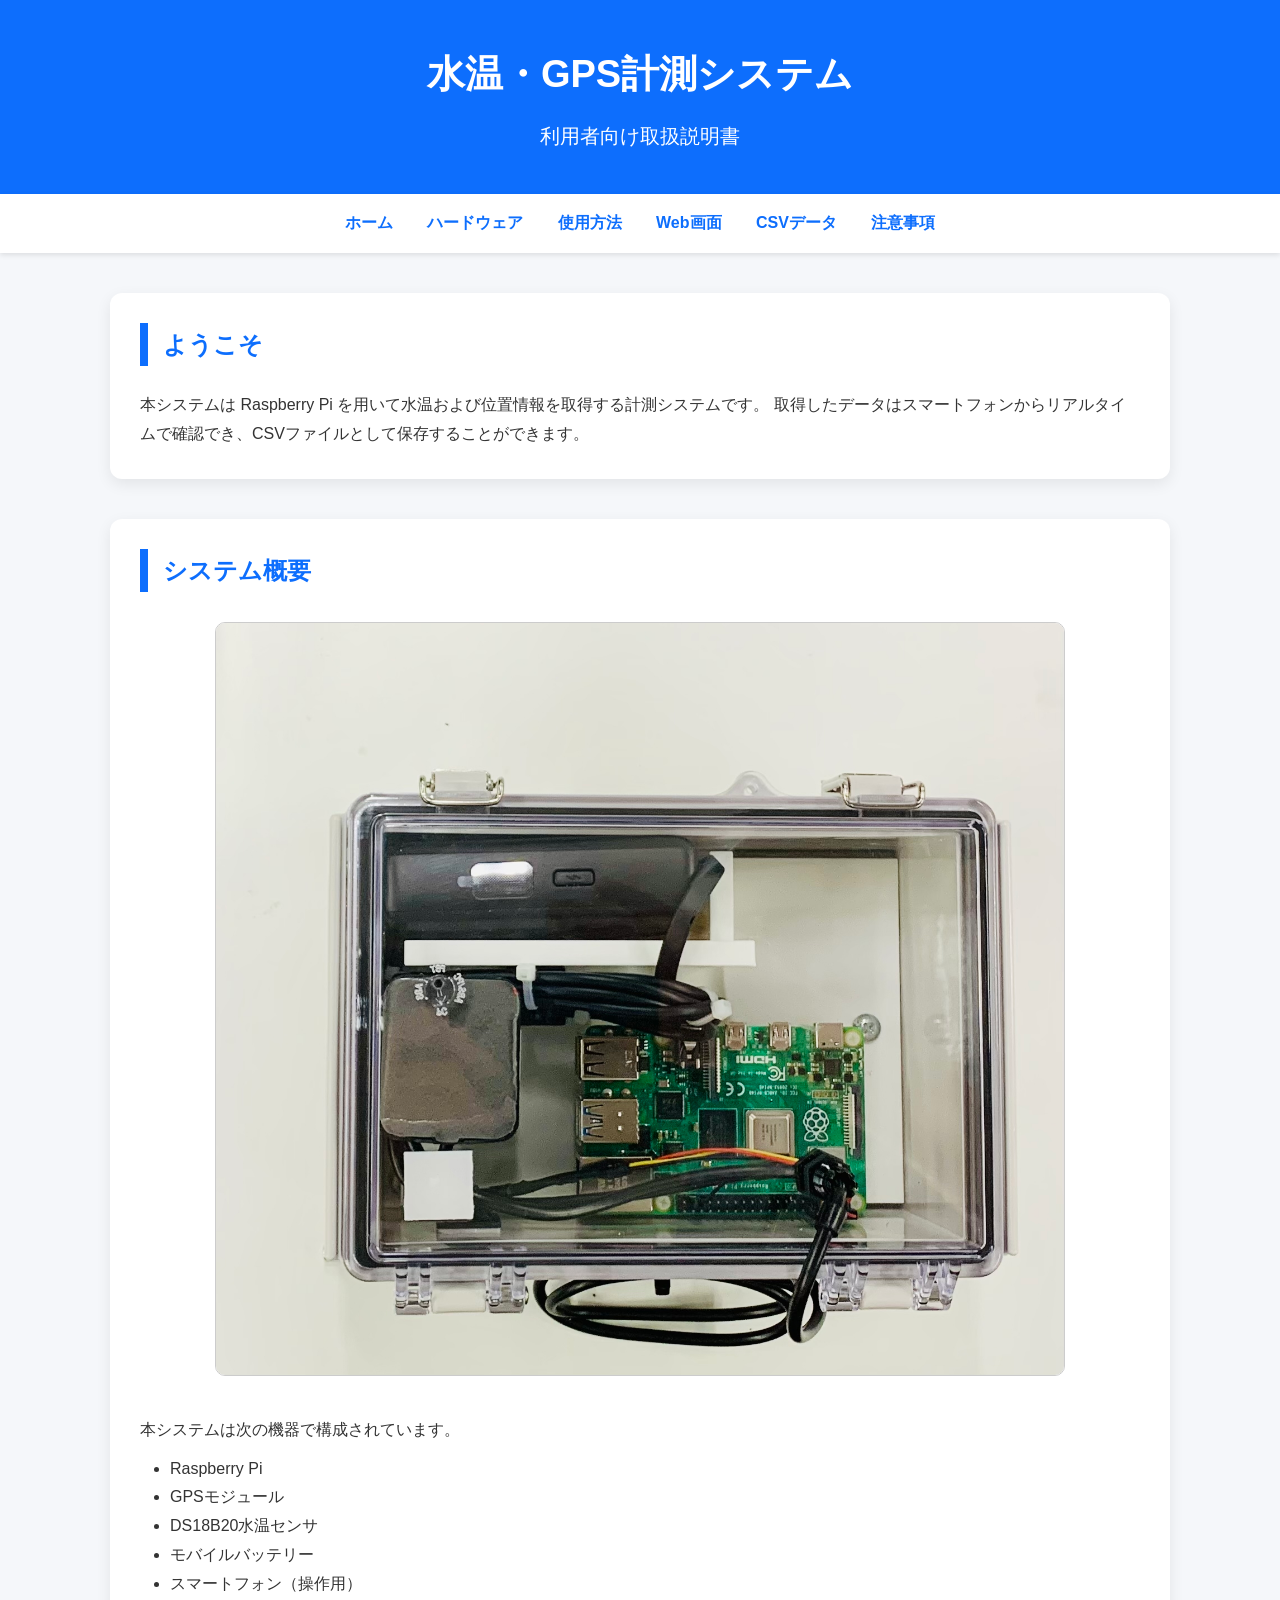
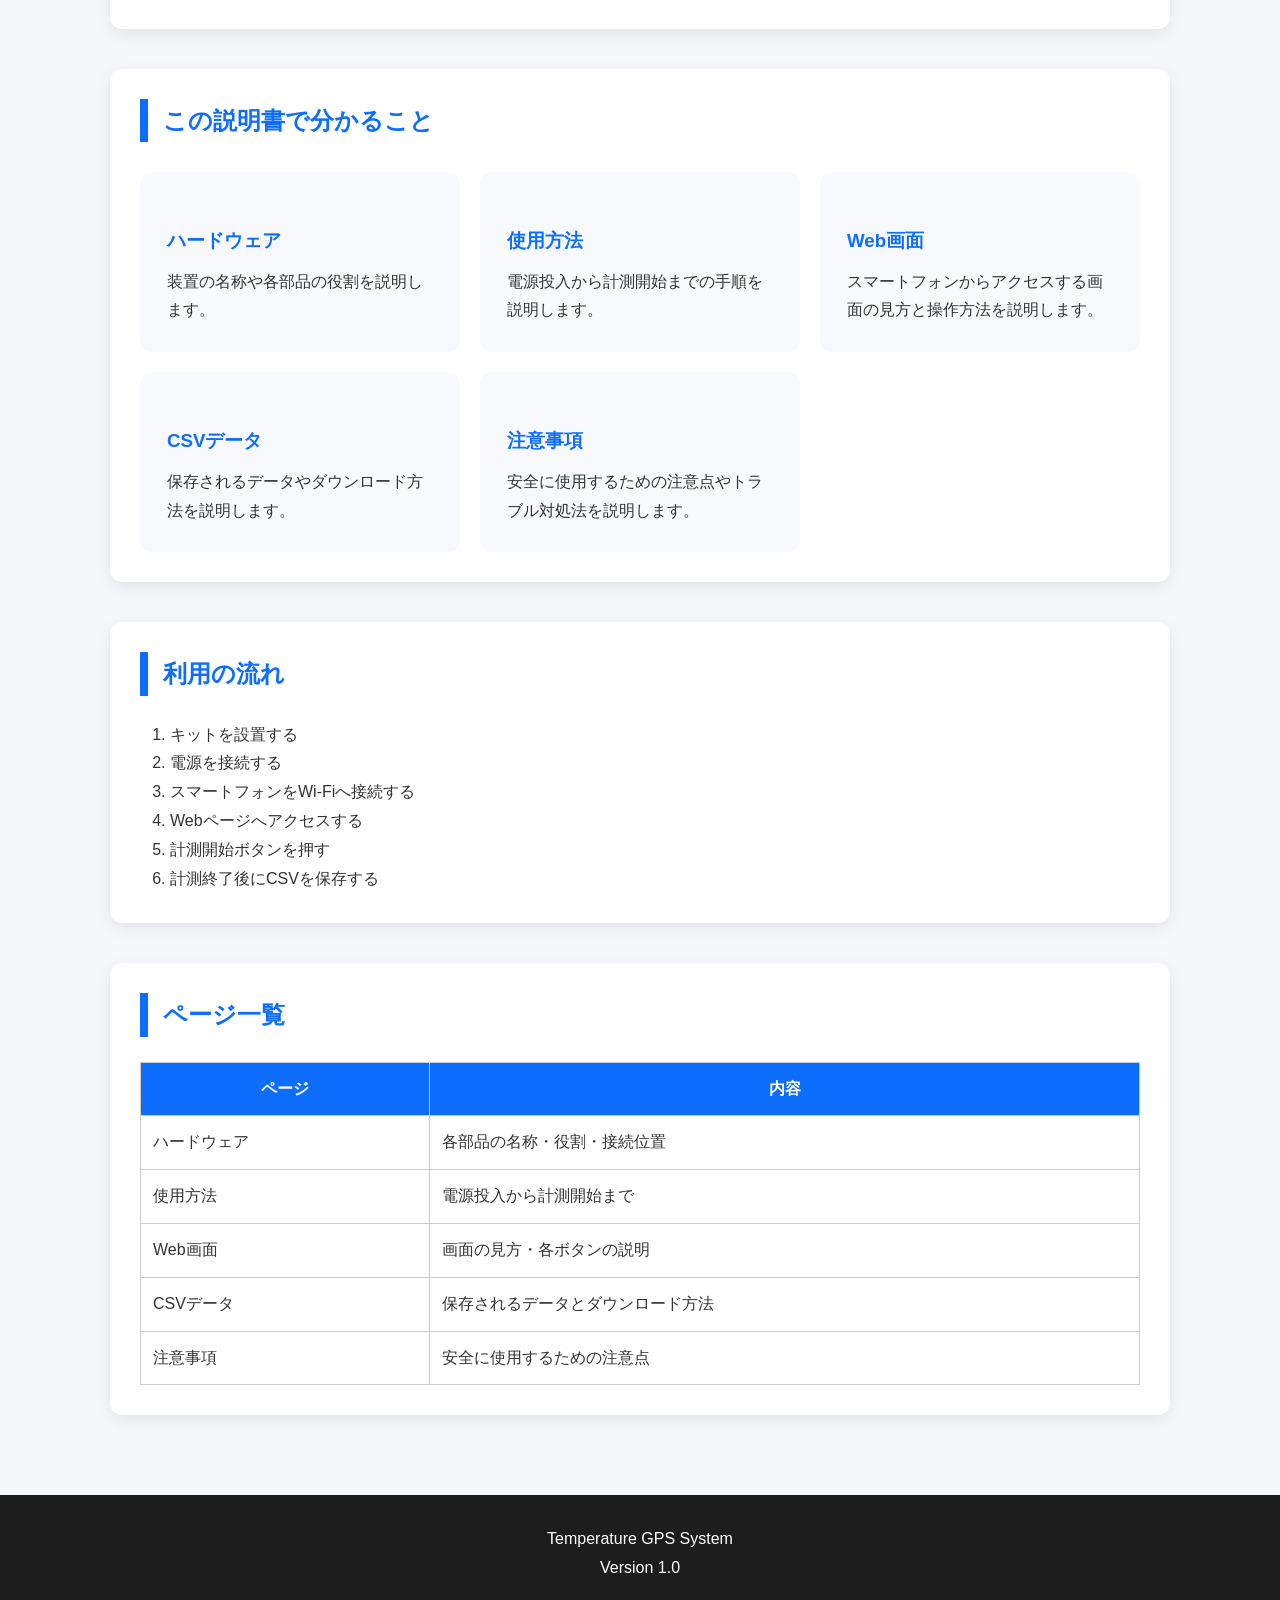
<file: docs/index.html>
<!DOCTYPE html>
<html lang="ja">

<head>

<meta charset="UTF-8">
<meta name="viewport" content="width=device-width, initial-scale=1.0">

<title>水温・GPS計測システム 取扱説明書</title>

<link rel="stylesheet" href="style.css">

</head>

<body>

<header>

<h1>水温・GPS計測システム</h1>

<p>利用者向け取扱説明書</p>

</header>


<nav>

<button class="menu-toggle">☰ メニュー</button>

<div class="nav-links">

<a href="index.html">ホーム</a>
<a href="hardware.html">ハードウェア</a>
<a href="operation.html">使用方法</a>
<a href="web.html">Web画面</a>
<a href="csv.html">CSVデータ</a>
<a href="caution.html">注意事項</a>

</div>

</nav>


<main>

<section>

<h2>ようこそ</h2>

<p>

本システムは Raspberry Pi を用いて水温および位置情報を取得する計測システムです。

取得したデータはスマートフォンからリアルタイムで確認でき、CSVファイルとして保存することができます。

</p>

</section>


<section>

<h2>システム概要</h2>

<figure>

<img src="images/system.jpg" alt="システム全体">

<figcaption>

<!--図1　システム全体-->

</figcaption>

</figure>

<p>

本システムは次の機器で構成されています。

</p>

<ul>

<li>Raspberry Pi</li>

<li>GPSモジュール</li>

<li>DS18B20水温センサ</li>

<li>モバイルバッテリー</li>

<li>スマートフォン（操作用）</li>

</ul>

</section>


<section>

<h2>この説明書で分かること</h2>

<div class="menu-grid">

<a class="menu-card" href="hardware.html">

<h3>ハードウェア</h3>

<p>

装置の名称や各部品の役割を説明します。

</p>

</a>


<a class="menu-card" href="operation.html">

<h3>使用方法</h3>

<p>

電源投入から計測開始までの手順を説明します。

</p>

</a>


<a class="menu-card" href="web.html">

<h3>Web画面</h3>

<p>

スマートフォンからアクセスする画面の見方と操作方法を説明します。

</p>

</a>


<a class="menu-card" href="csv.html">

<h3>CSVデータ</h3>

<p>

保存されるデータやダウンロード方法を説明します。

</p>

</a>


<a class="menu-card" href="caution.html">

<h3>注意事項</h3>

<p>

安全に使用するための注意点やトラブル対処法を説明します。

</p>

</a>

</div>

</section>


<section>

<h2>利用の流れ</h2>

<ol>

<li>キットを設置する</li>

<li>電源を接続する</li>

<li>スマートフォンをWi-Fiへ接続する</li>

<li>Webページへアクセスする</li>

<li>計測開始ボタンを押す</li>

<li>計測終了後にCSVを保存する</li>

</ol>

</section>


<section>

<h2>ページ一覧</h2>

<table>

<tr>

<th>ページ</th>

<th>内容</th>

</tr>

<tr>

<td>ハードウェア</td>

<td>各部品の名称・役割・接続位置</td>

</tr>

<tr>

<td>使用方法</td>

<td>電源投入から計測開始まで</td>

</tr>

<tr>

<td>Web画面</td>

<td>画面の見方・各ボタンの説明</td>

</tr>

<tr>

<td>CSVデータ</td>

<td>保存されるデータとダウンロード方法</td>

</tr>

<tr>

<td>注意事項</td>

<td>安全に使用するための注意点</td>

</tr>

</table>

</section>

</main>


<footer>

<p>

Temperature GPS System

</p>

<p>

Version 1.0

</p>

</footer>
<script src="menu.js"></script>
</body>

</html>
</file>
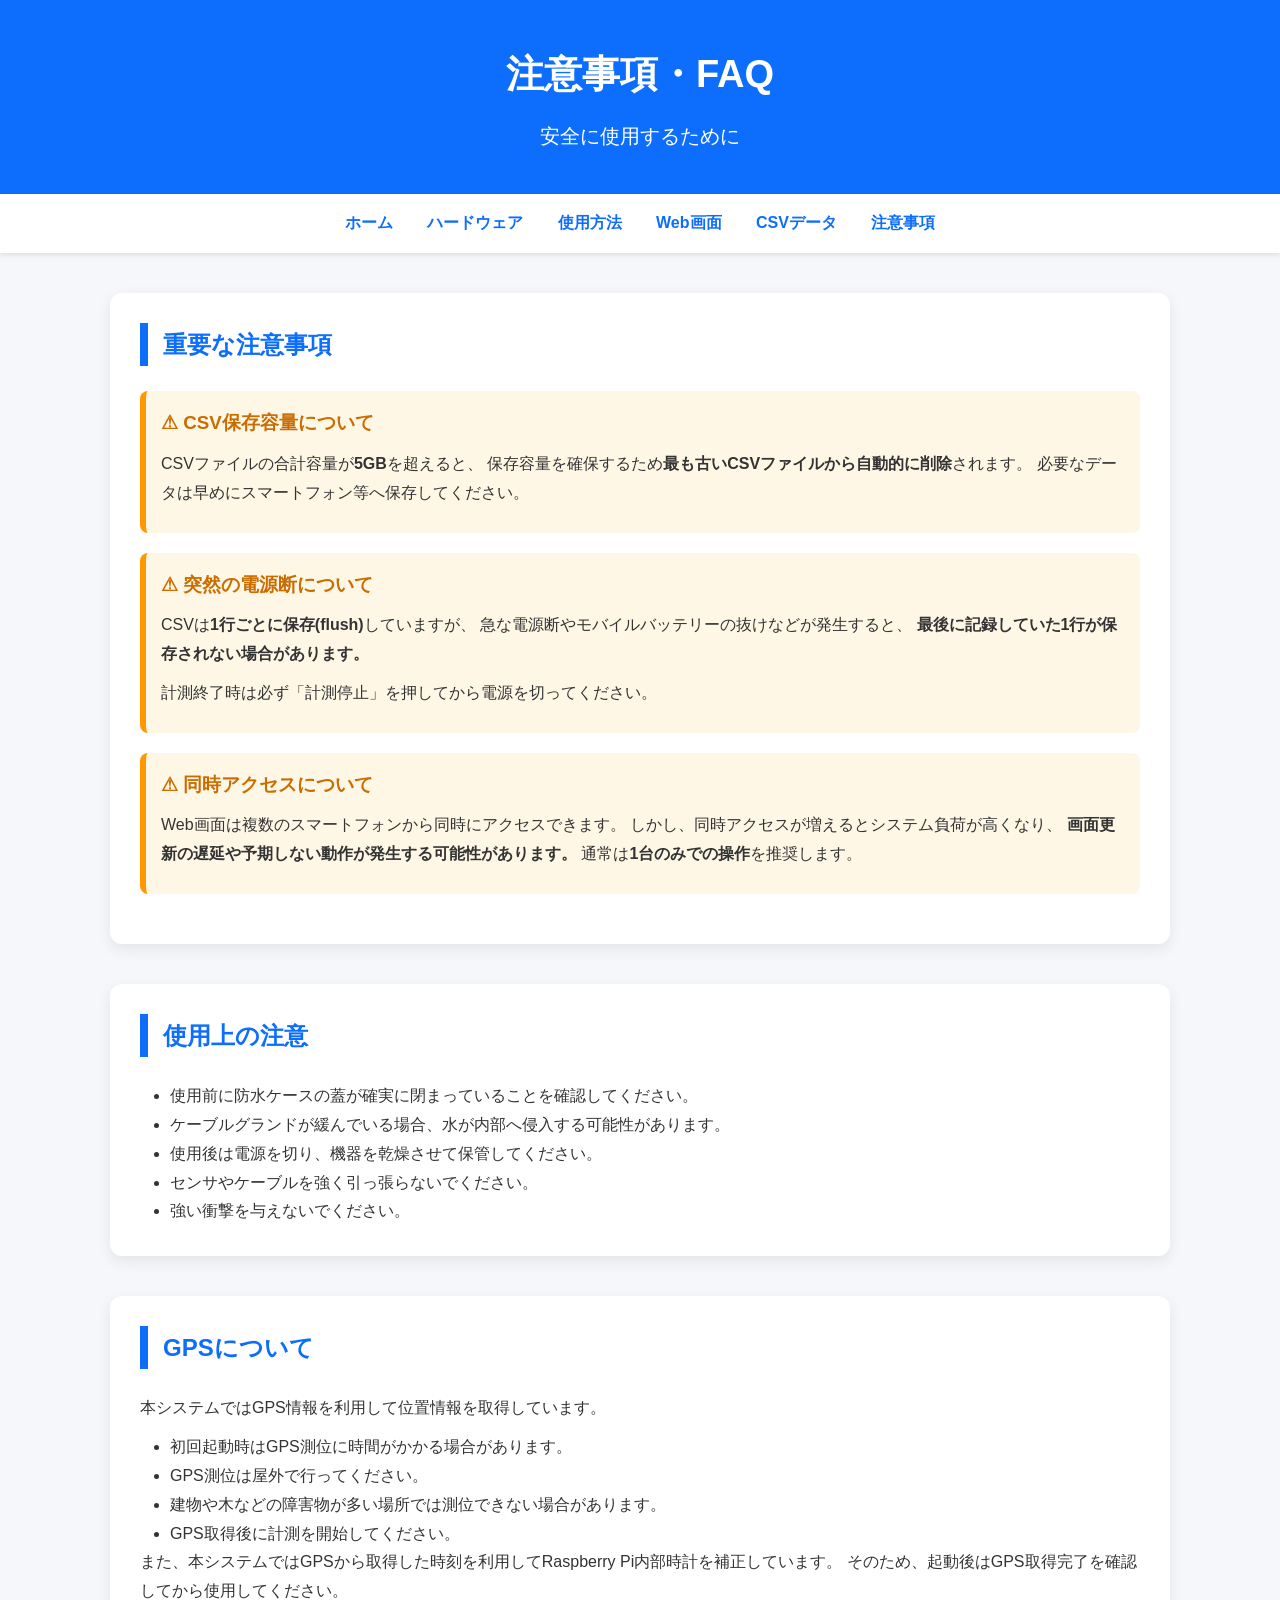
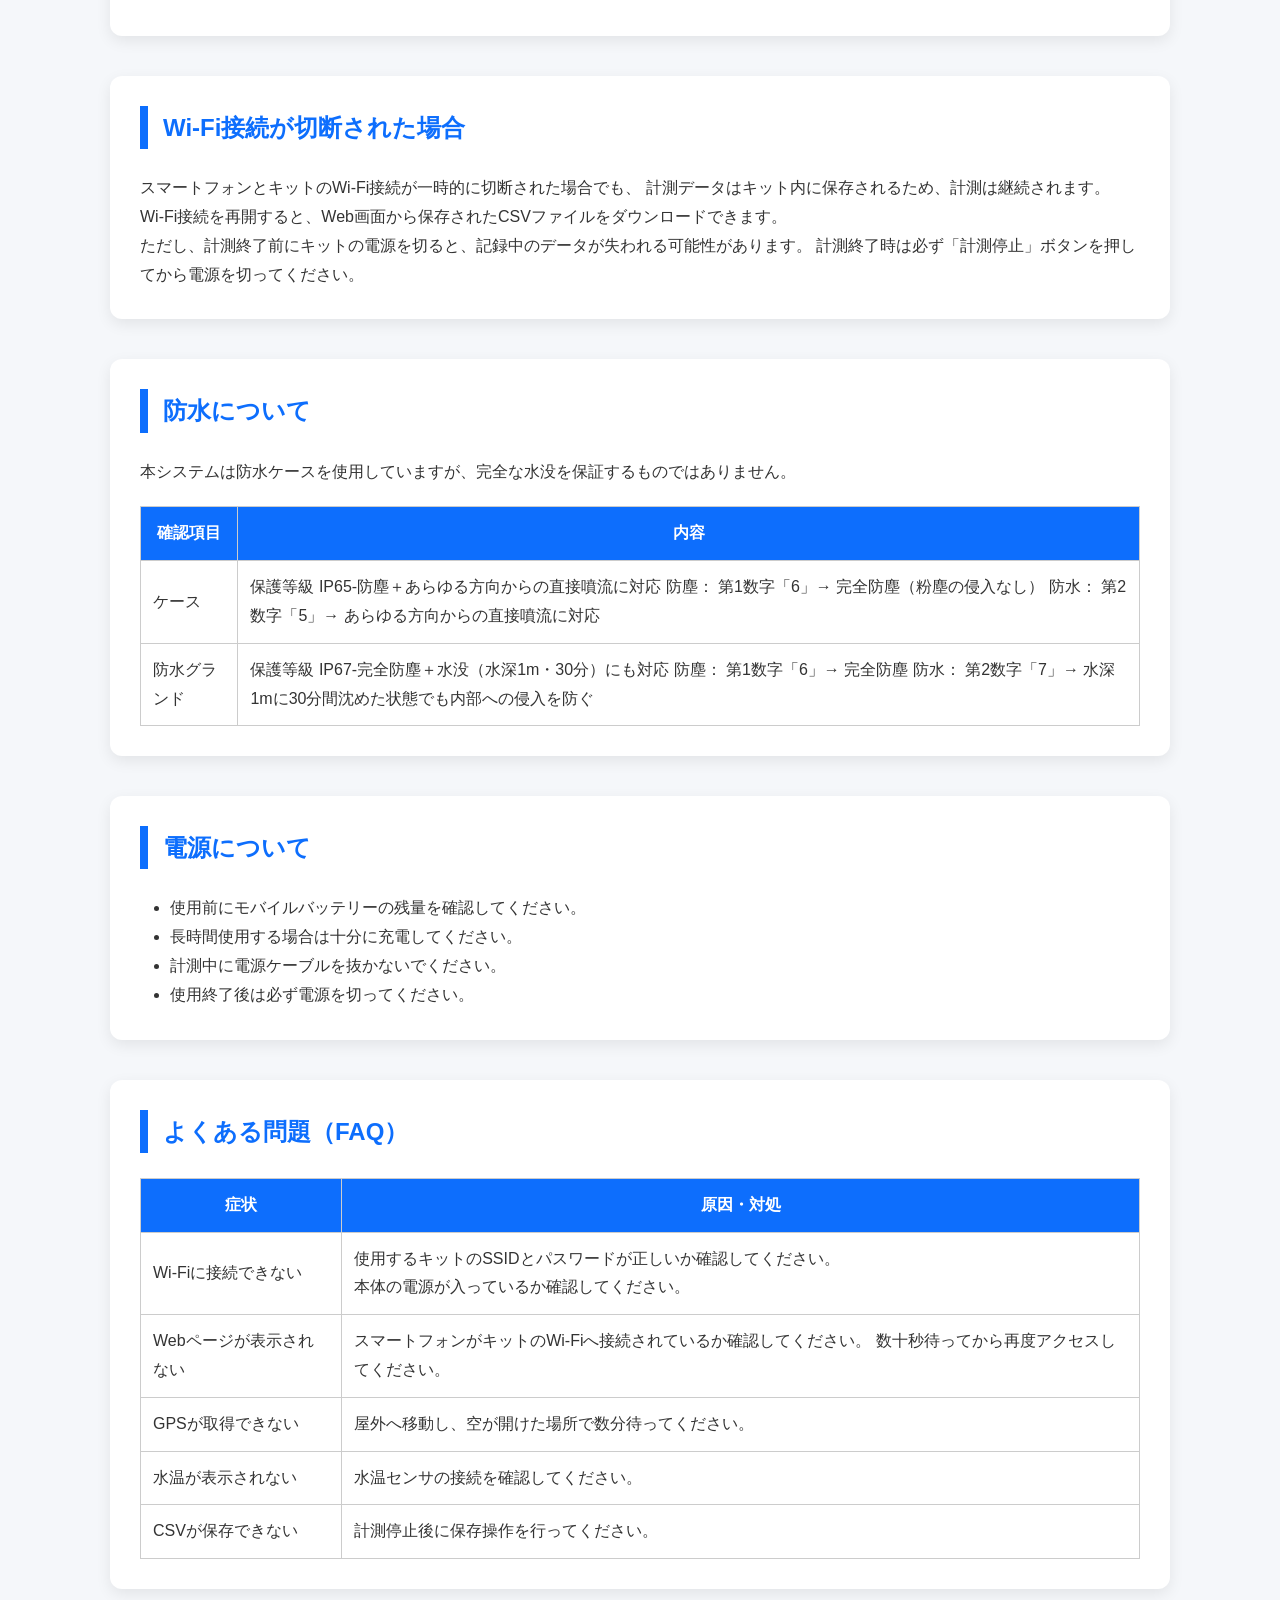
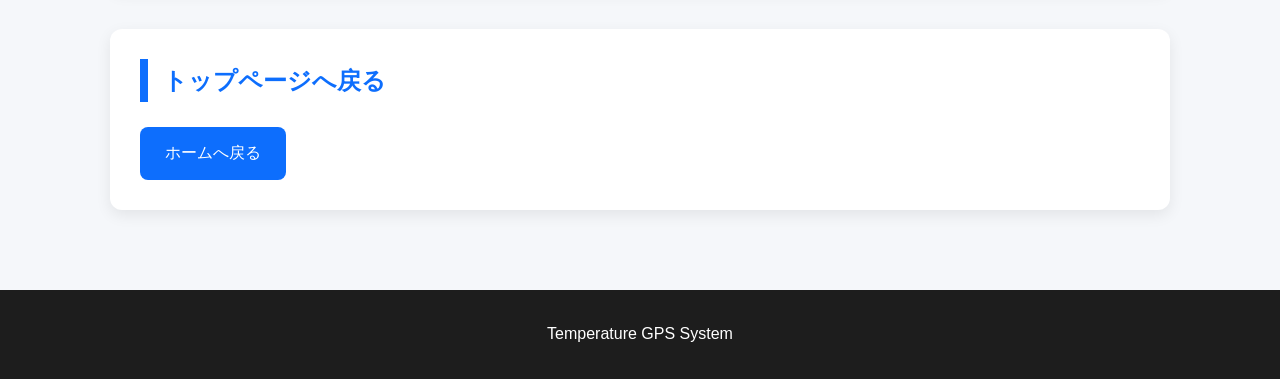
<file: docs/caution.html>
<!DOCTYPE html>
<html lang="ja">

<head>

<meta charset="UTF-8">
<meta name="viewport" content="width=device-width, initial-scale=1.0">

<title>注意事項 | 水温・GPS計測システム</title>

<link rel="stylesheet" href="style.css">

</head>


<body>


<header>

<h1>
注意事項・FAQ
</h1>

<p>
安全に使用するために
</p>

</header>



<nav>

<button class="menu-toggle">☰ メニュー</button>

<div class="nav-links">

<a href="index.html">ホーム</a>
<a href="hardware.html">ハードウェア</a>
<a href="operation.html">使用方法</a>
<a href="web.html">Web画面</a>
<a href="csv.html">CSVデータ</a>
<a href="caution.html">注意事項</a>

</div>

</nav>



<main>


<section>

<h2>重要な注意事項</h2>

<div class="warning-box">

<h3>⚠ CSV保存容量について</h3>

<p>
CSVファイルの合計容量が<strong>5GB</strong>を超えると、
保存容量を確保するため<strong>最も古いCSVファイルから自動的に削除</strong>されます。
必要なデータは早めにスマートフォン等へ保存してください。
</p>

</div>


<div class="warning-box">

<h3>⚠ 突然の電源断について</h3>

<p>
CSVは<strong>1行ごとに保存(flush)</strong>していますが、
急な電源断やモバイルバッテリーの抜けなどが発生すると、
<strong>最後に記録していた1行が保存されない場合があります。</strong>
</p>

<p>
計測終了時は必ず「計測停止」を押してから電源を切ってください。
</p>

</div>


<div class="warning-box">

<h3>⚠ 同時アクセスについて</h3>

<p>
Web画面は複数のスマートフォンから同時にアクセスできます。
しかし、同時アクセスが増えるとシステム負荷が高くなり、
<strong>画面更新の遅延や予期しない動作が発生する可能性があります。</strong>
通常は<strong>1台のみでの操作</strong>を推奨します。
</p>

</div>

</section>
<section>

<h2>使用上の注意</h2>


<ul>

<li>
使用前に防水ケースの蓋が確実に閉まっていることを確認してください。
</li>


<li>
ケーブルグランドが緩んでいる場合、水が内部へ侵入する可能性があります。
</li>


<li>
使用後は電源を切り、機器を乾燥させて保管してください。
</li>


<li>
センサやケーブルを強く引っ張らないでください。
</li>


<li>
強い衝撃を与えないでください。
</li>


</ul>


</section>






<section>

<h2>GPSについて</h2>


<p>

本システムではGPS情報を利用して位置情報を取得しています。

</p>


<ul>

<li>
初回起動時はGPS測位に時間がかかる場合があります。
</li>


<li>
GPS測位は屋外で行ってください。
</li>


<li>
建物や木などの障害物が多い場所では測位できない場合があります。
</li>


<li>
GPS取得後に計測を開始してください。
</li>


</ul>


<p>

また、本システムではGPSから取得した時刻を利用してRaspberry Pi内部時計を補正しています。

そのため、起動後はGPS取得完了を確認してから使用してください。

</p>


</section>

<section> 


<h2>Wi-Fi接続が切断された場合</h2>

<p>

スマートフォンとキットのWi-Fi接続が一時的に切断された場合でも、
計測データはキット内に保存されるため、計測は継続されます。

</p>

<p>

Wi-Fi接続を再開すると、Web画面から保存されたCSVファイルをダウンロードできます。

</p>

<p>

ただし、計測終了前にキットの電源を切ると、記録中のデータが失われる可能性があります。
計測終了時は必ず「計測停止」ボタンを押してから電源を切ってください。

</p>

</section>




<section>

<h2>防水について</h2>


<p>

本システムは防水ケースを使用していますが、完全な水没を保証するものではありません。

</p>


<table>


<tr>

<th>
確認項目
</th>

<th>
内容
</th>

</tr>


<tr>

<td>
ケース
</td>

<td>
保護等級 IP65-防塵＋あらゆる方向からの直接噴流に対応 
防塵： 第1数字「6」→ 完全防塵（粉塵の侵入なし）
防水： 第2数字「5」→ あらゆる方向からの直接噴流に対応
</td>

</tr>


<tr>

<td>
防水グランド
</td>

<td>
保護等級 IP67-完全防塵＋水没（水深1m・30分）にも対応
防塵： 第1数字「6」→ 完全防塵
防水： 第2数字「7」→ 水深1mに30分間沈めた状態でも内部への侵入を防ぐ
</td>

</tr>


</table>


</section>








<section>

<h2>電源について</h2>


<ul>


<li>
使用前にモバイルバッテリーの残量を確認してください。
</li>


<li>
長時間使用する場合は十分に充電してください。
</li>


<li>
計測中に電源ケーブルを抜かないでください。
</li>


<li>
使用終了後は必ず電源を切ってください。
</li>


</ul>


</section>








<section>

<h2>よくある問題（FAQ）</h2>


<table>


<tr>

<th>
症状
</th>

<th>
原因・対処
</th>

</tr>



<tr>

<td>
Wi-Fiに接続できない
</td>

<td>

使用するキットのSSIDとパスワードが正しいか確認してください。
<br>
本体の電源が入っているか確認してください。

</td>

</tr>




<tr>

<td>
Webページが表示されない
</td>

<td>

スマートフォンがキットのWi-Fiへ接続されているか確認してください。

数十秒待ってから再度アクセスしてください。

</td>

</tr>




<tr>

<td>
GPSが取得できない
</td>

<td>

屋外へ移動し、空が開けた場所で数分待ってください。

</td>

</tr>




<tr>

<td>
水温が表示されない
</td>

<td>

水温センサの接続を確認してください。

</td>

</tr>




<tr>

<td>
CSVが保存できない
</td>

<td>

計測停止後に保存操作を行ってください。

</td>

</tr>



</table>


</section>













<section>

<h2>トップページへ戻る</h2>


<a class="button" href="index.html">

ホームへ戻る

</a>


</section>



</main>



<footer>

<p>
Temperature GPS System
</p>

</footer>

<script src="menu.js"></script>

</body>

</html>
</file>
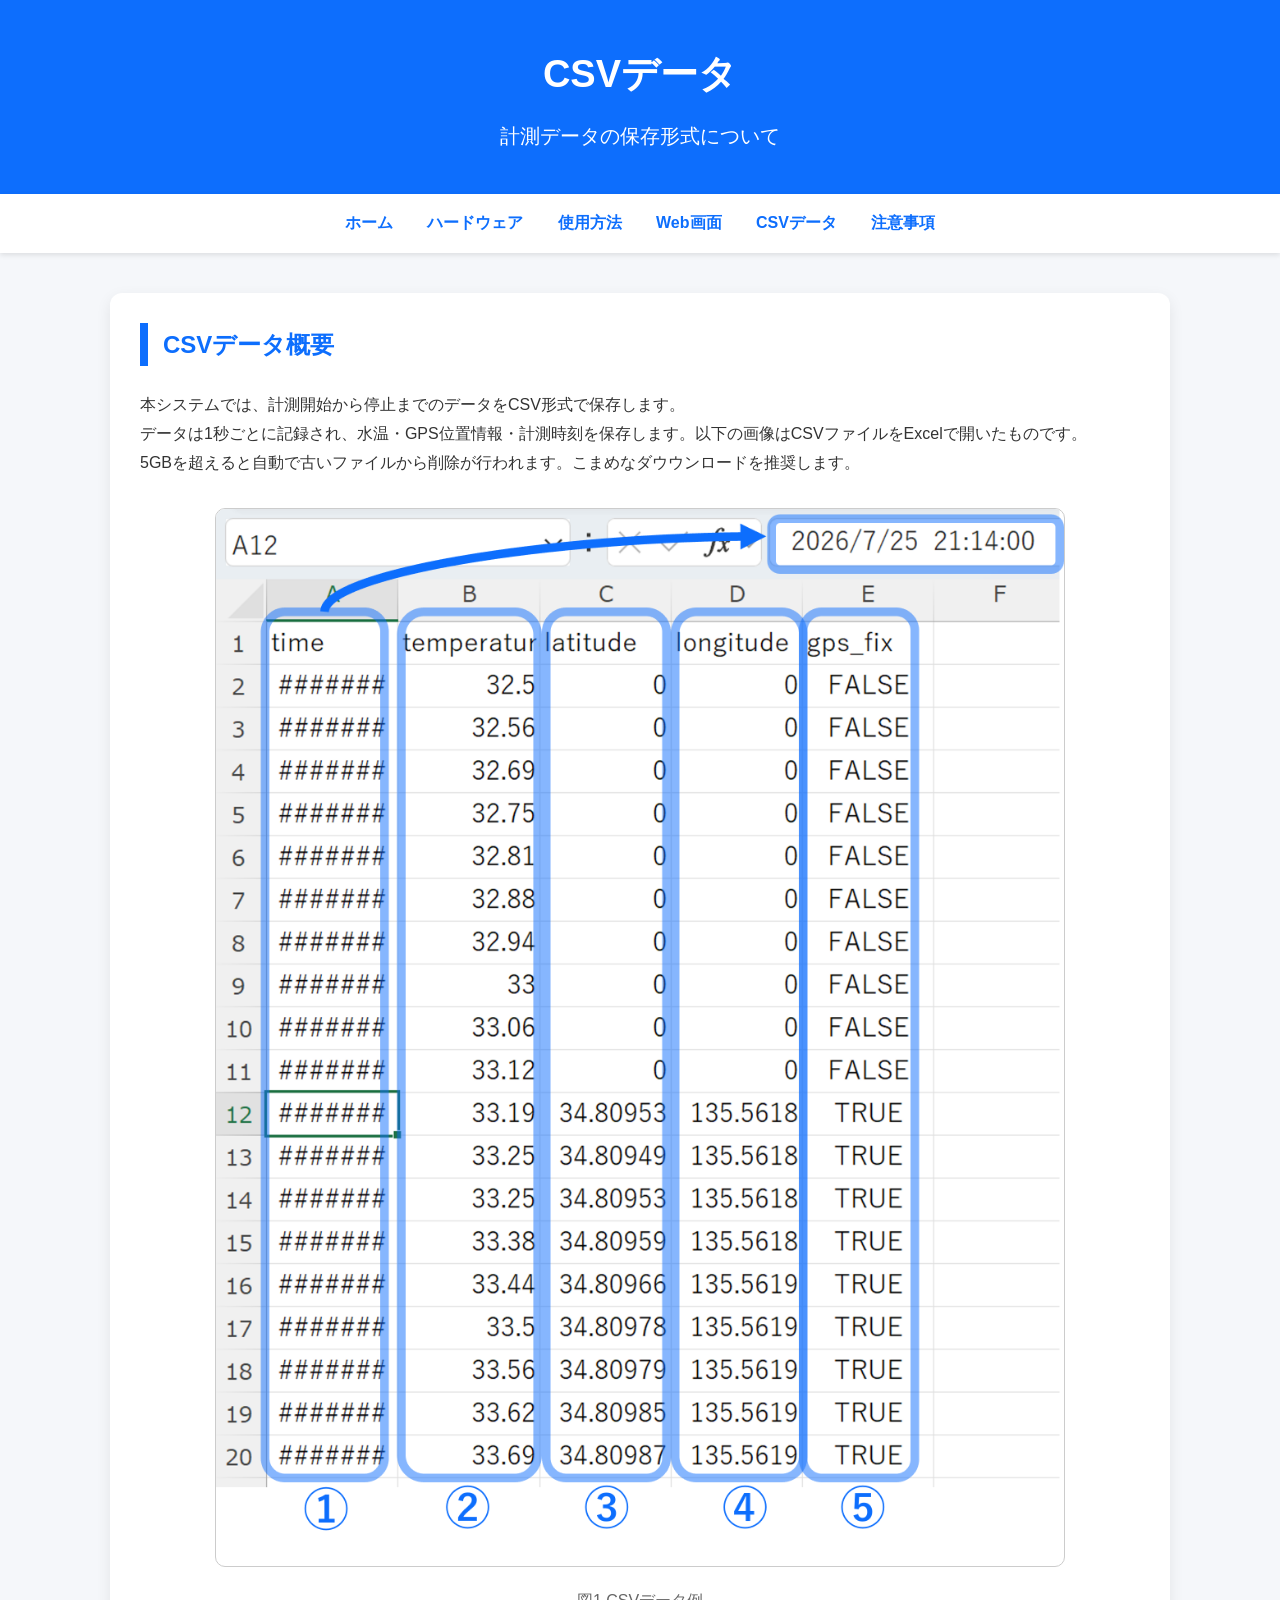
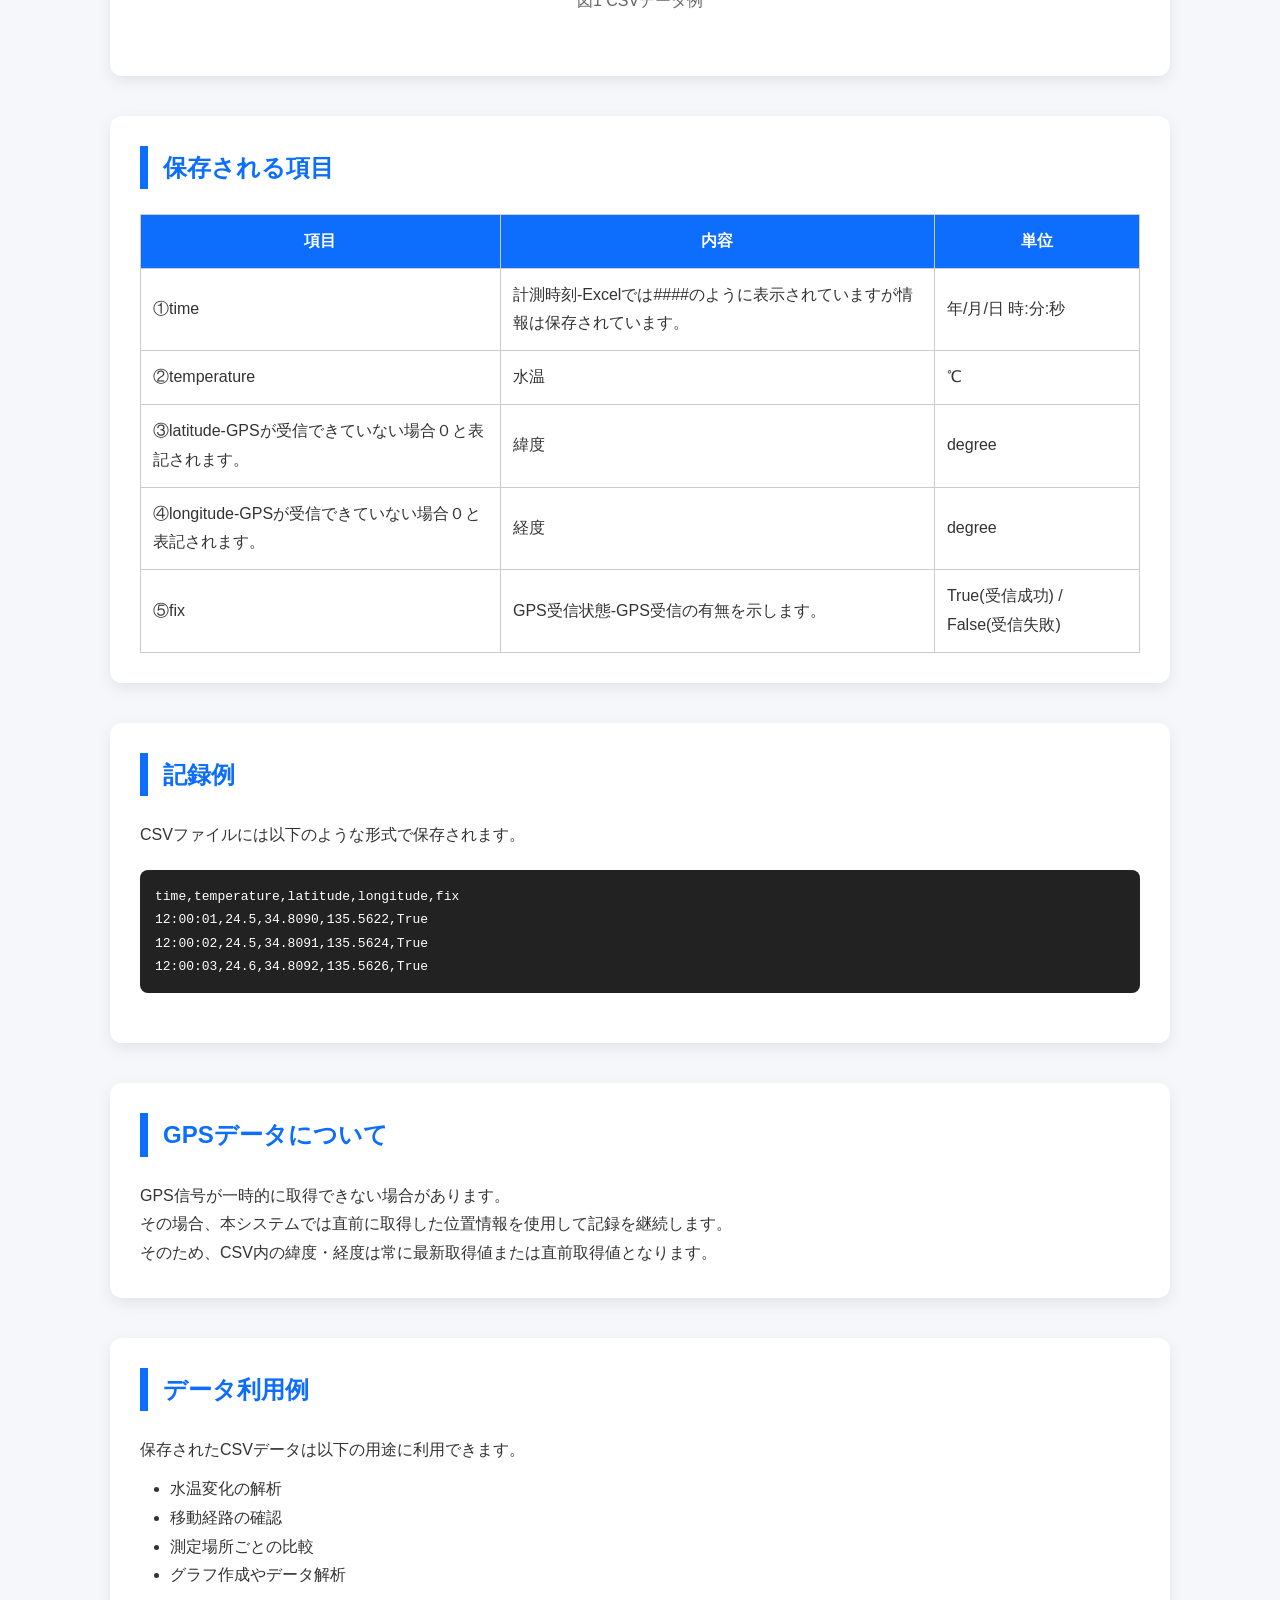
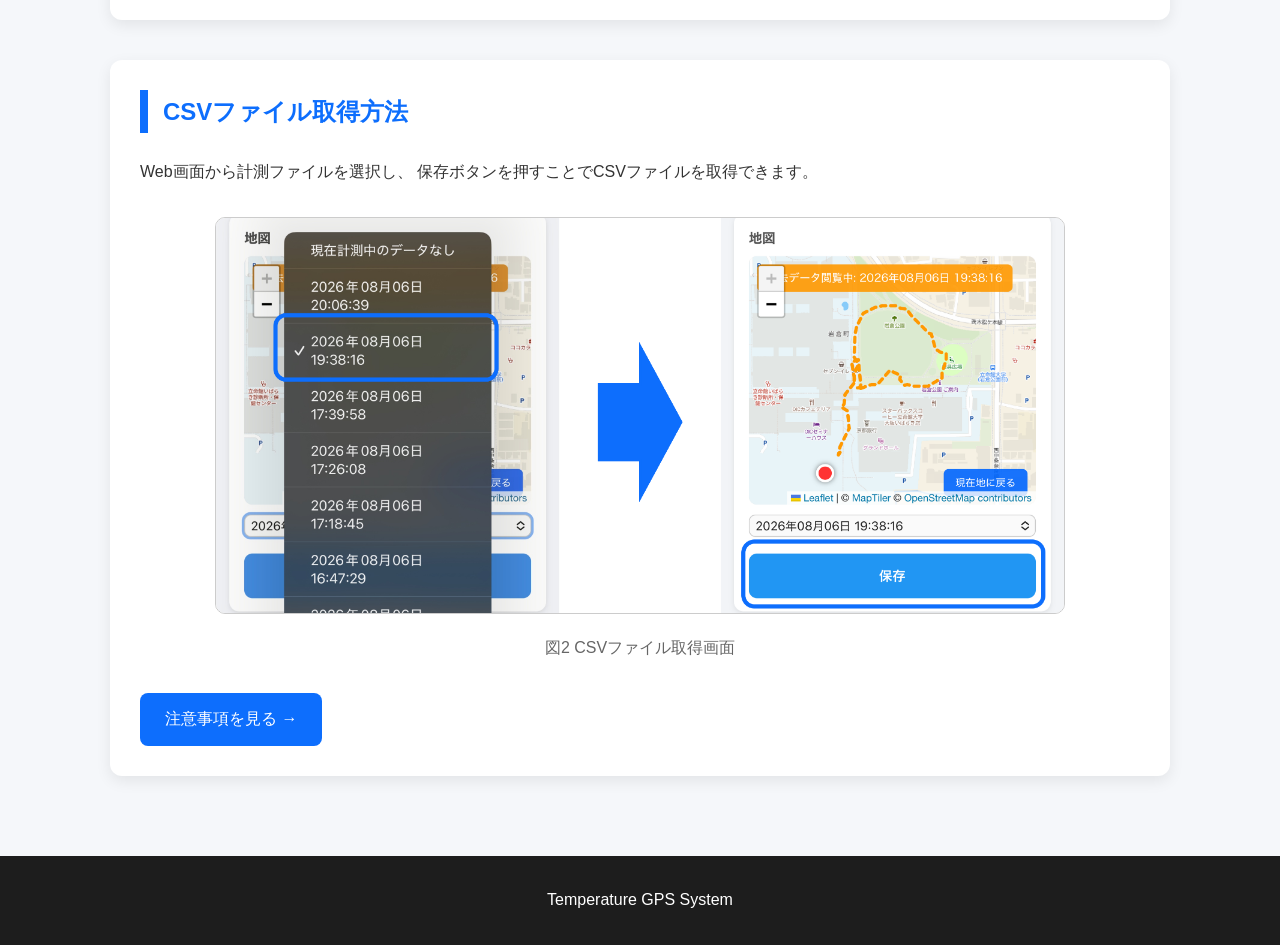
<file: docs/csv.html>
<!DOCTYPE html>
<html lang="ja">

<head>

<meta charset="UTF-8">
<meta name="viewport" content="width=device-width, initial-scale=1.0">

<title>CSVデータ | 水温・GPS計測システム</title>

<link rel="stylesheet" href="style.css">

</head>


<body>


<header>

<h1>
CSVデータ
</h1>

<p>
計測データの保存形式について
</p>

</header>



<nav>

<button class="menu-toggle">☰ メニュー</button>

<div class="nav-links">

<a href="index.html">ホーム</a>
<a href="hardware.html">ハードウェア</a>
<a href="operation.html">使用方法</a>
<a href="web.html">Web画面</a>
<a href="csv.html">CSVデータ</a>
<a href="caution.html">注意事項</a>

</div>

</nav>



<main>



<section>

<h2>CSVデータ概要</h2>


<p>

本システムでは、計測開始から停止までのデータをCSV形式で保存します。

</p>


<p>

データは1秒ごとに記録され、水温・GPS位置情報・計測時刻を保存します。以下の画像はCSVファイルをExcelで開いたものです。

</p>

<p>

5GBを超えると自動で古いファイルから削除が行われます。こまめなダウウンロードを推奨します。

</p>


<figure>

<img src="images/csv_example.png" alt="CSVデータ例">

<figcaption>

図1 CSVデータ例

</figcaption>

</figure>


</section>






<section>

<h2>保存される項目</h2>


<table>


<tr>

<th>
項目
</th>

<th>
内容
</th>

<th>
単位
</th>

</tr>



<tr>

<td>
①time
</td>

<td>
計測時刻-Excelでは####のように表示されていますが情報は保存されています。
</td>

<td>
年/月/日  時:分:秒
</td>

</tr>



<tr>

<td>
②temperature
</td>

<td>
水温
</td>

<td>
℃
</td>

</tr>



<tr>

<td>
③latitude-GPSが受信できていない場合０と表記されます。
</td>

<td>
緯度
</td>

<td>
degree
</td>

</tr>



<tr>

<td>
④longitude-GPSが受信できていない場合０と表記されます。
</td>

<td>
経度
</td>

<td>
degree
</td>

</tr>



<tr>

<td>
⑤fix
</td>

<td>
GPS受信状態-GPS受信の有無を示します。
</td>

<td>
True(受信成功) / False(受信失敗)
</td>

</tr>



</table>


</section>







<section>

<h2>記録例</h2>


<p>

CSVファイルには以下のような形式で保存されます。

</p>


<pre><code>time,temperature,latitude,longitude,fix
12:00:01,24.5,34.8090,135.5622,True
12:00:02,24.5,34.8091,135.5624,True
12:00:03,24.6,34.8092,135.5626,True
</code></pre>


</section>







<section>

<h2>GPSデータについて</h2>


<p>

GPS信号が一時的に取得できない場合があります。

</p>


<p>

その場合、本システムでは直前に取得した位置情報を使用して記録を継続します。

</p>


<p>

そのため、CSV内の緯度・経度は常に最新取得値または直前取得値となります。

</p>



</section>







<section>

<h2>データ利用例</h2>


<p>

保存されたCSVデータは以下の用途に利用できます。

</p>


<ul>

<li>
水温変化の解析
</li>

<li>
移動経路の確認
</li>

<li>
測定場所ごとの比較
</li>

<li>
グラフ作成やデータ解析
</li>

</ul>


</section>







<section>

<h2>CSVファイル取得方法</h2>


<p>

Web画面から計測ファイルを選択し、
保存ボタンを押すことでCSVファイルを取得できます。

</p>


<figure>

<img src="images/csv_download.png" alt="CSVダウンロード">

<figcaption>

図2 CSVファイル取得画面

</figcaption>

</figure>



<a class="button" href="caution.html">

注意事項を見る →

</a>


</section>



</main>




<footer>

<p>
Temperature GPS System
</p>

</footer>
<script src="menu.js"></script>

</body>

</html>
</file>
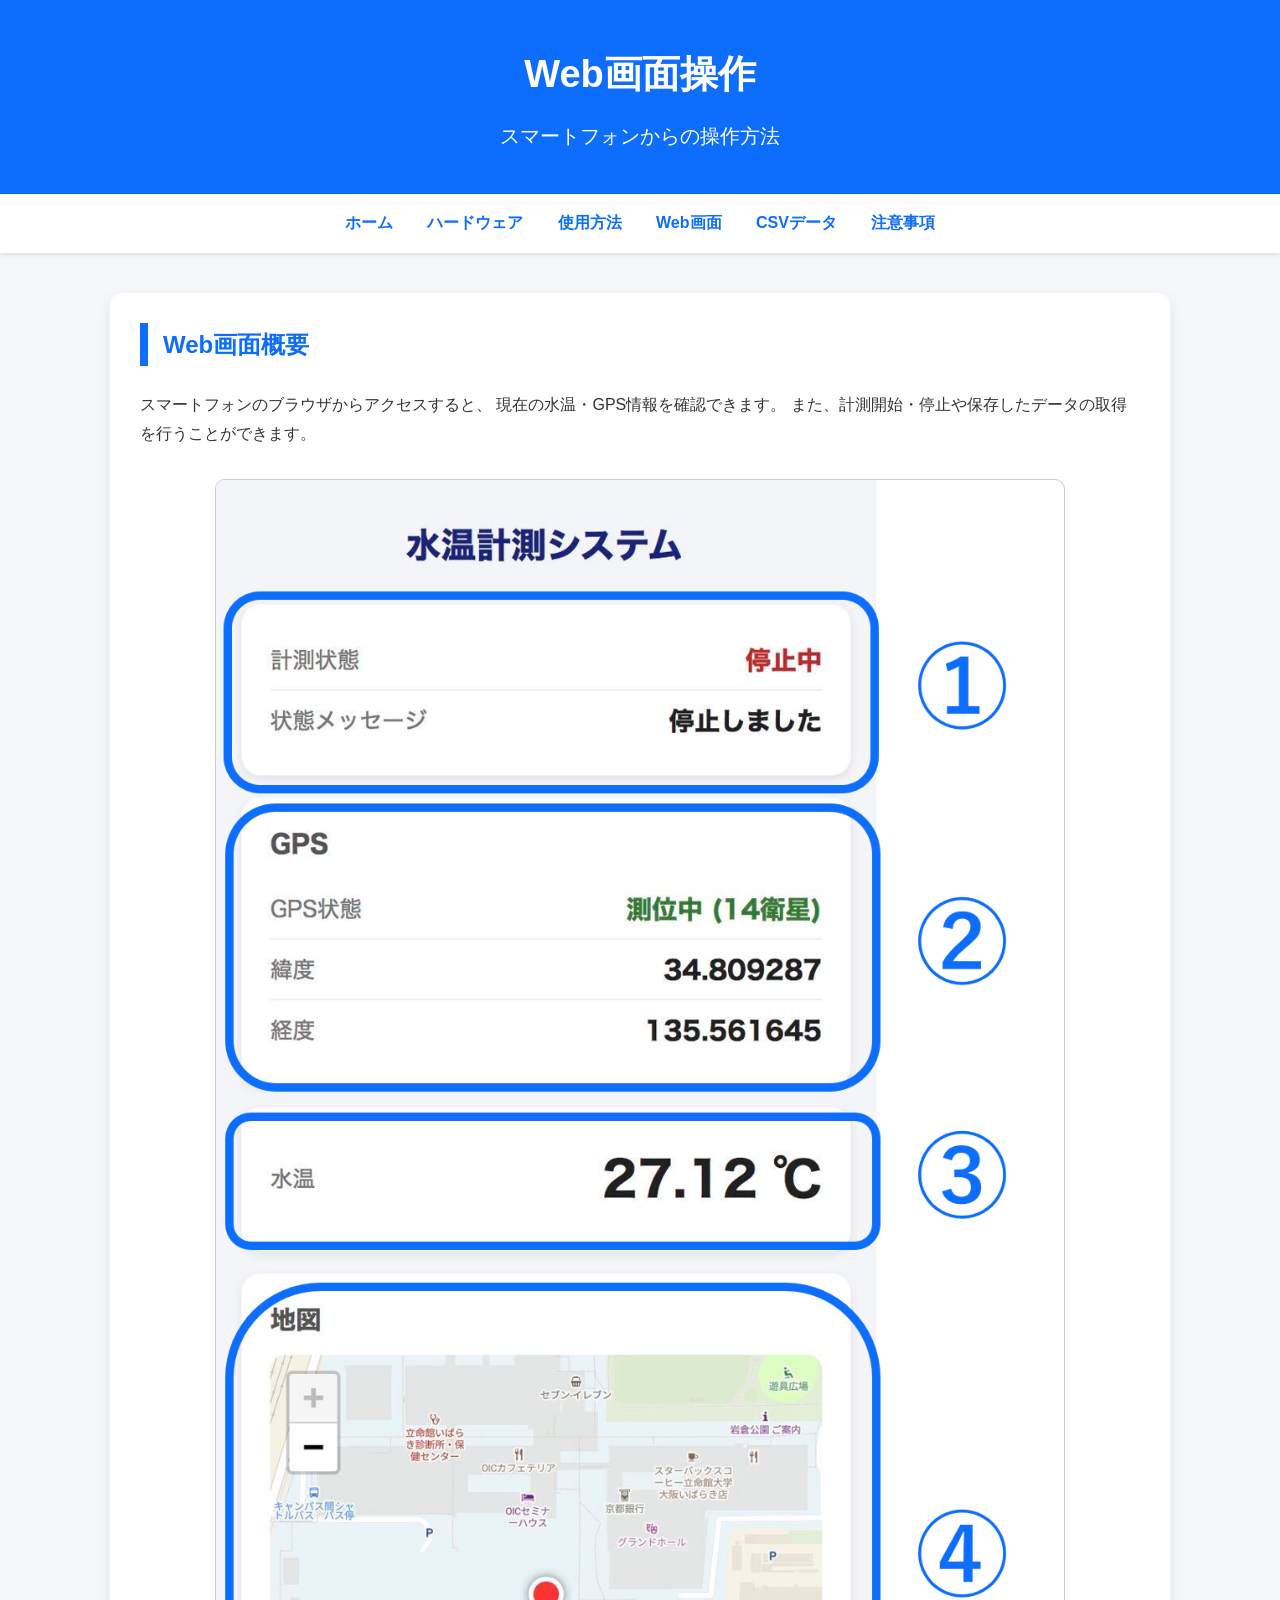
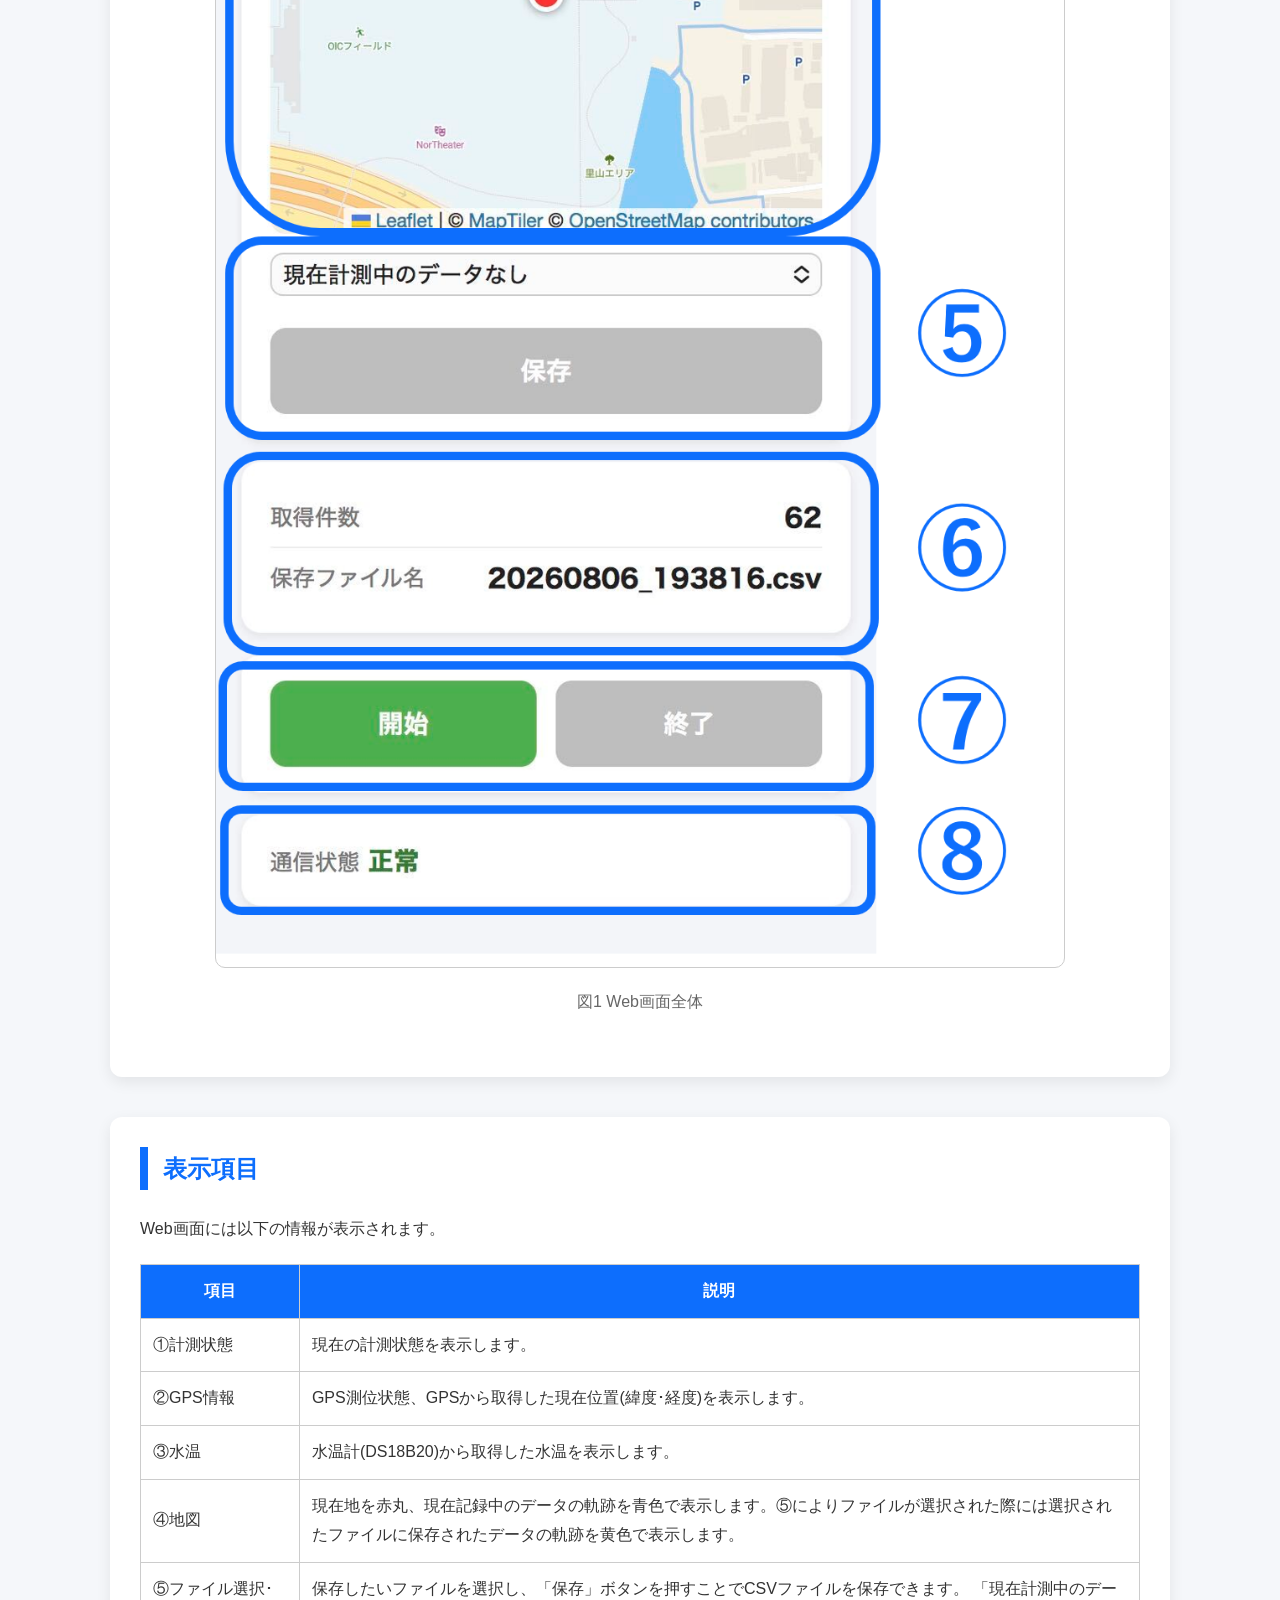
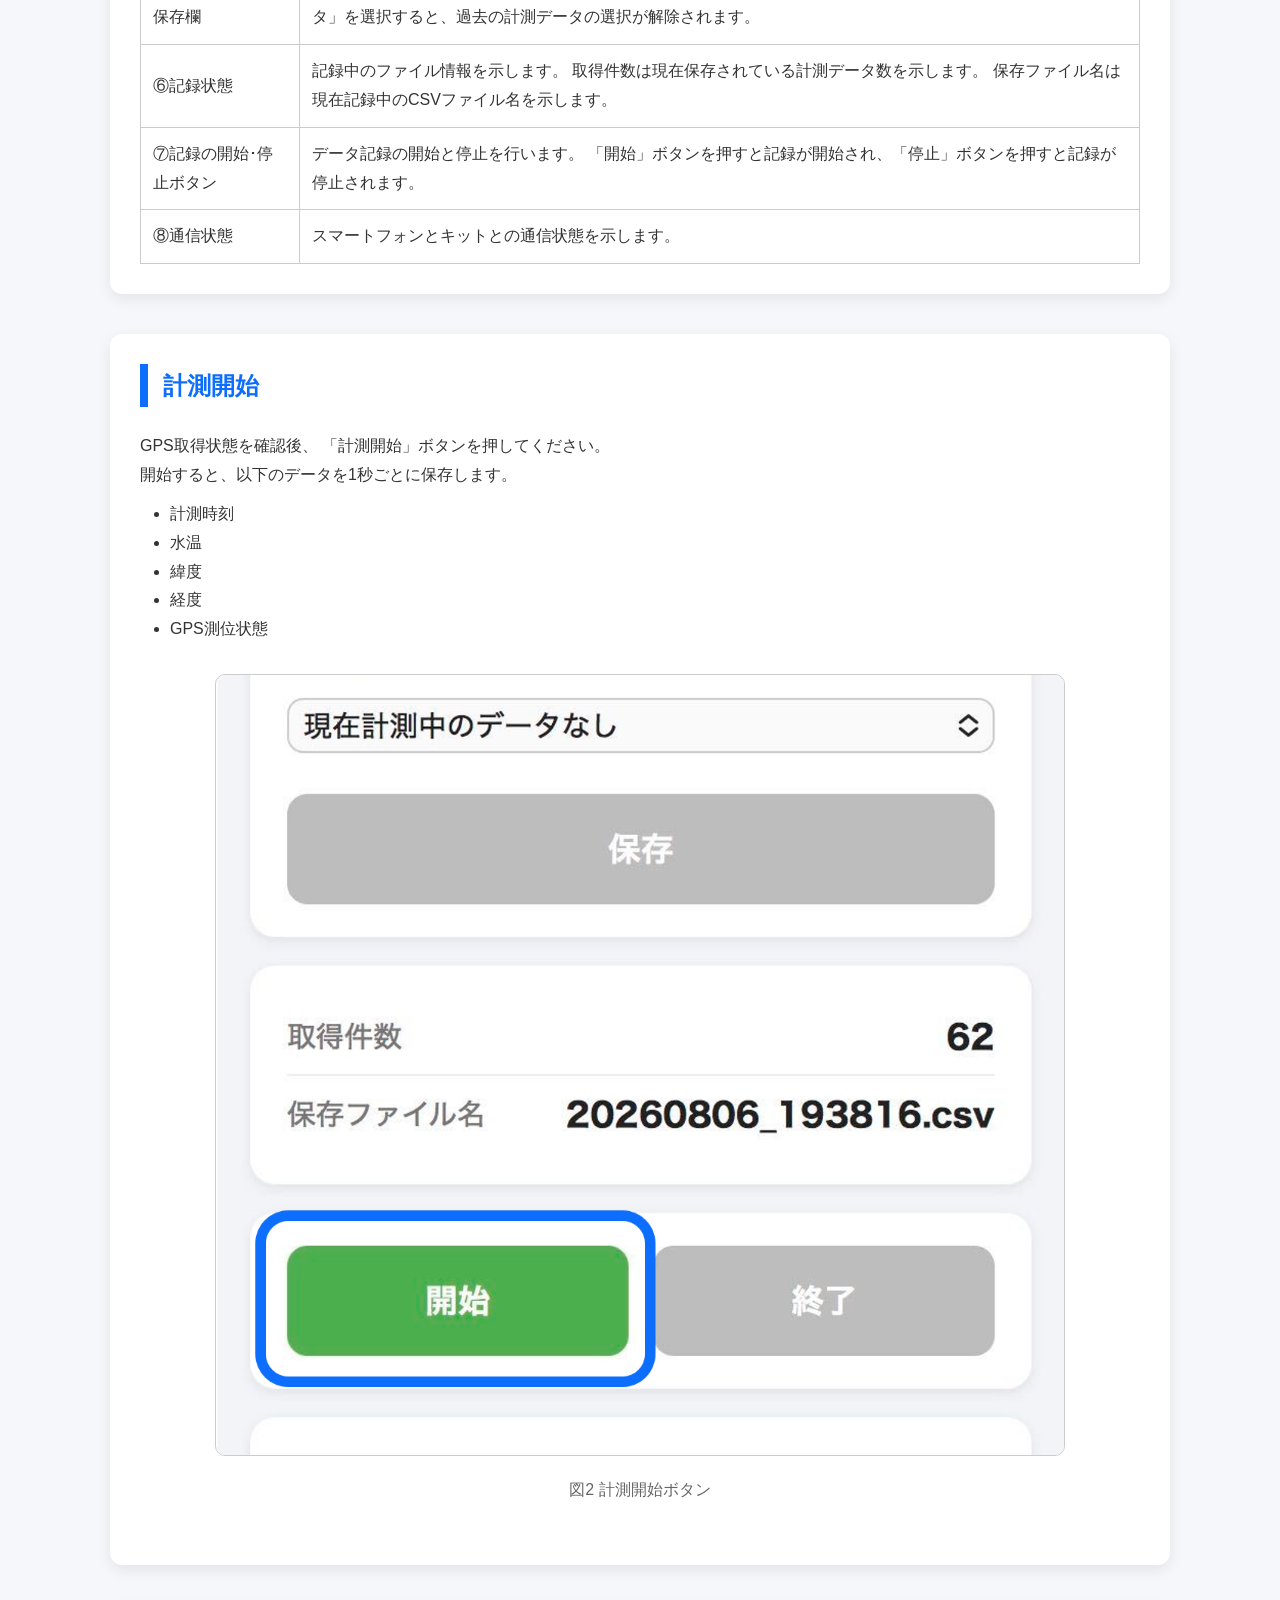
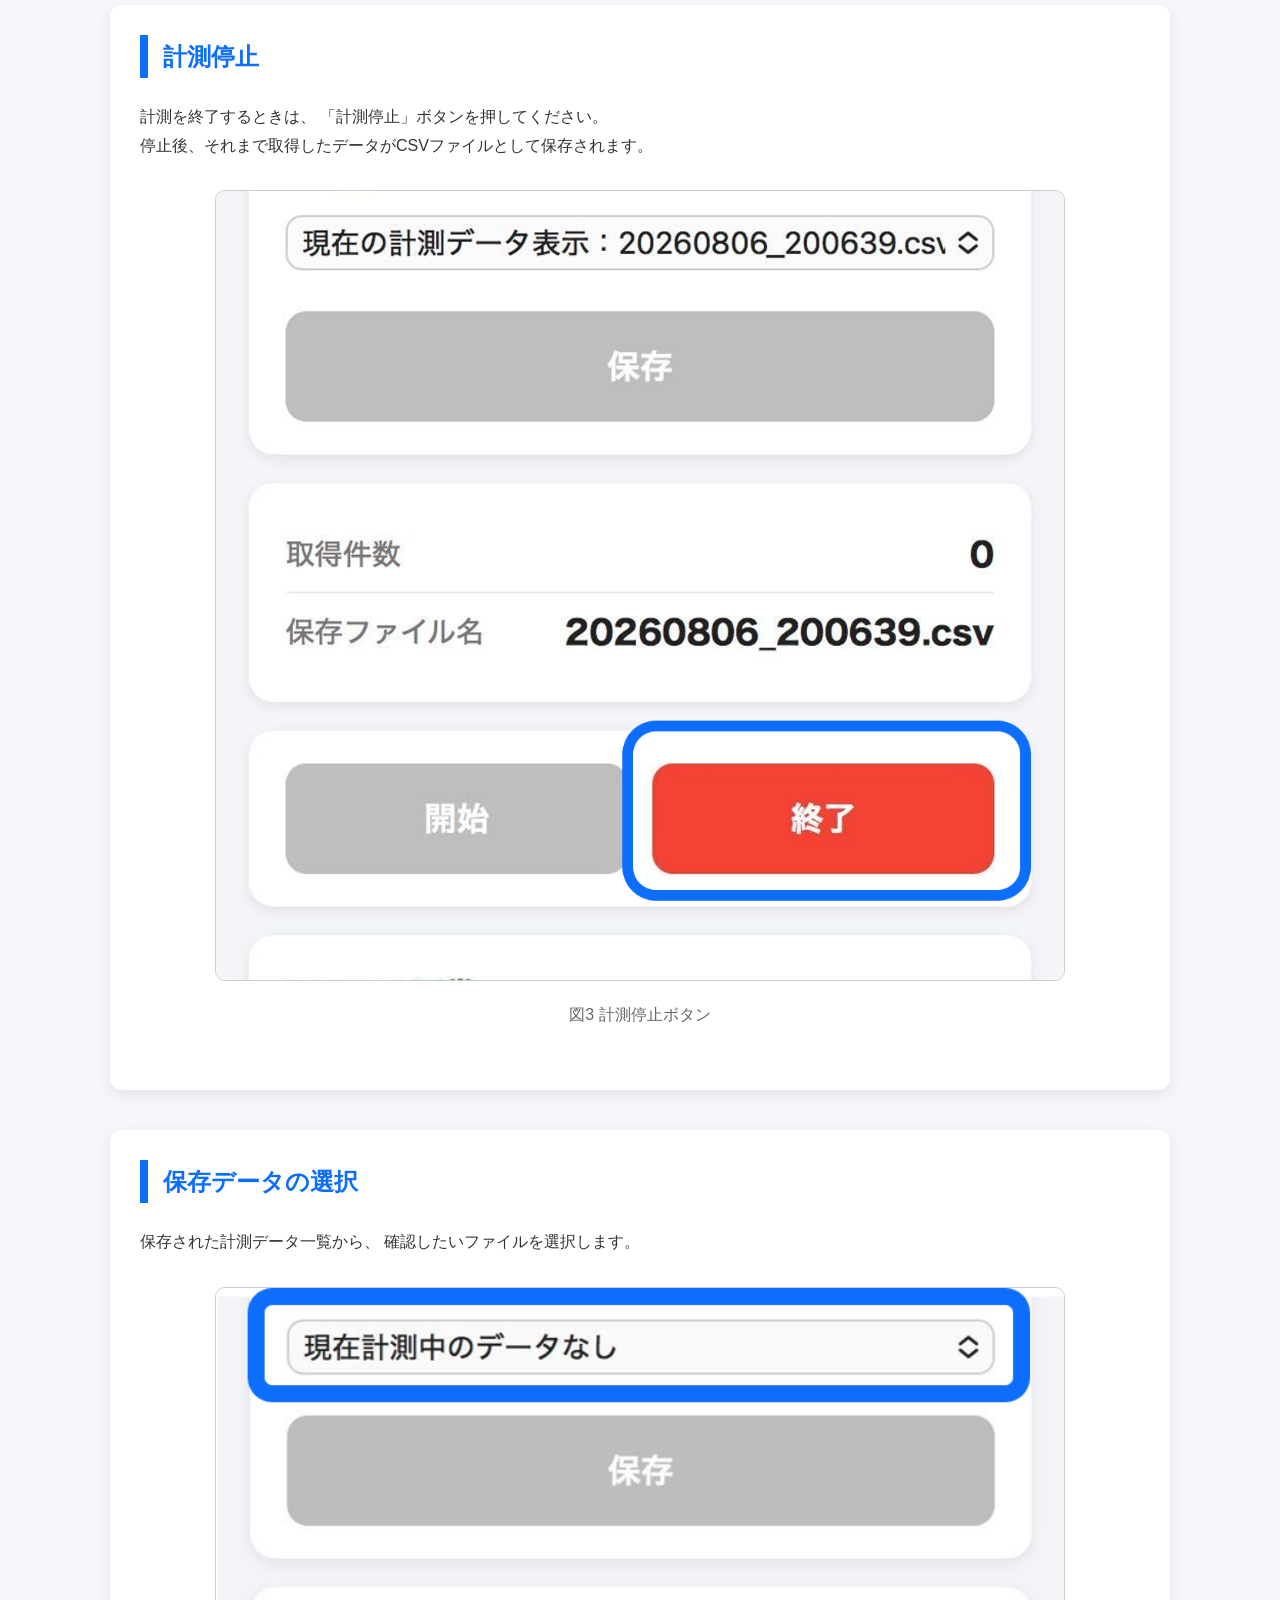
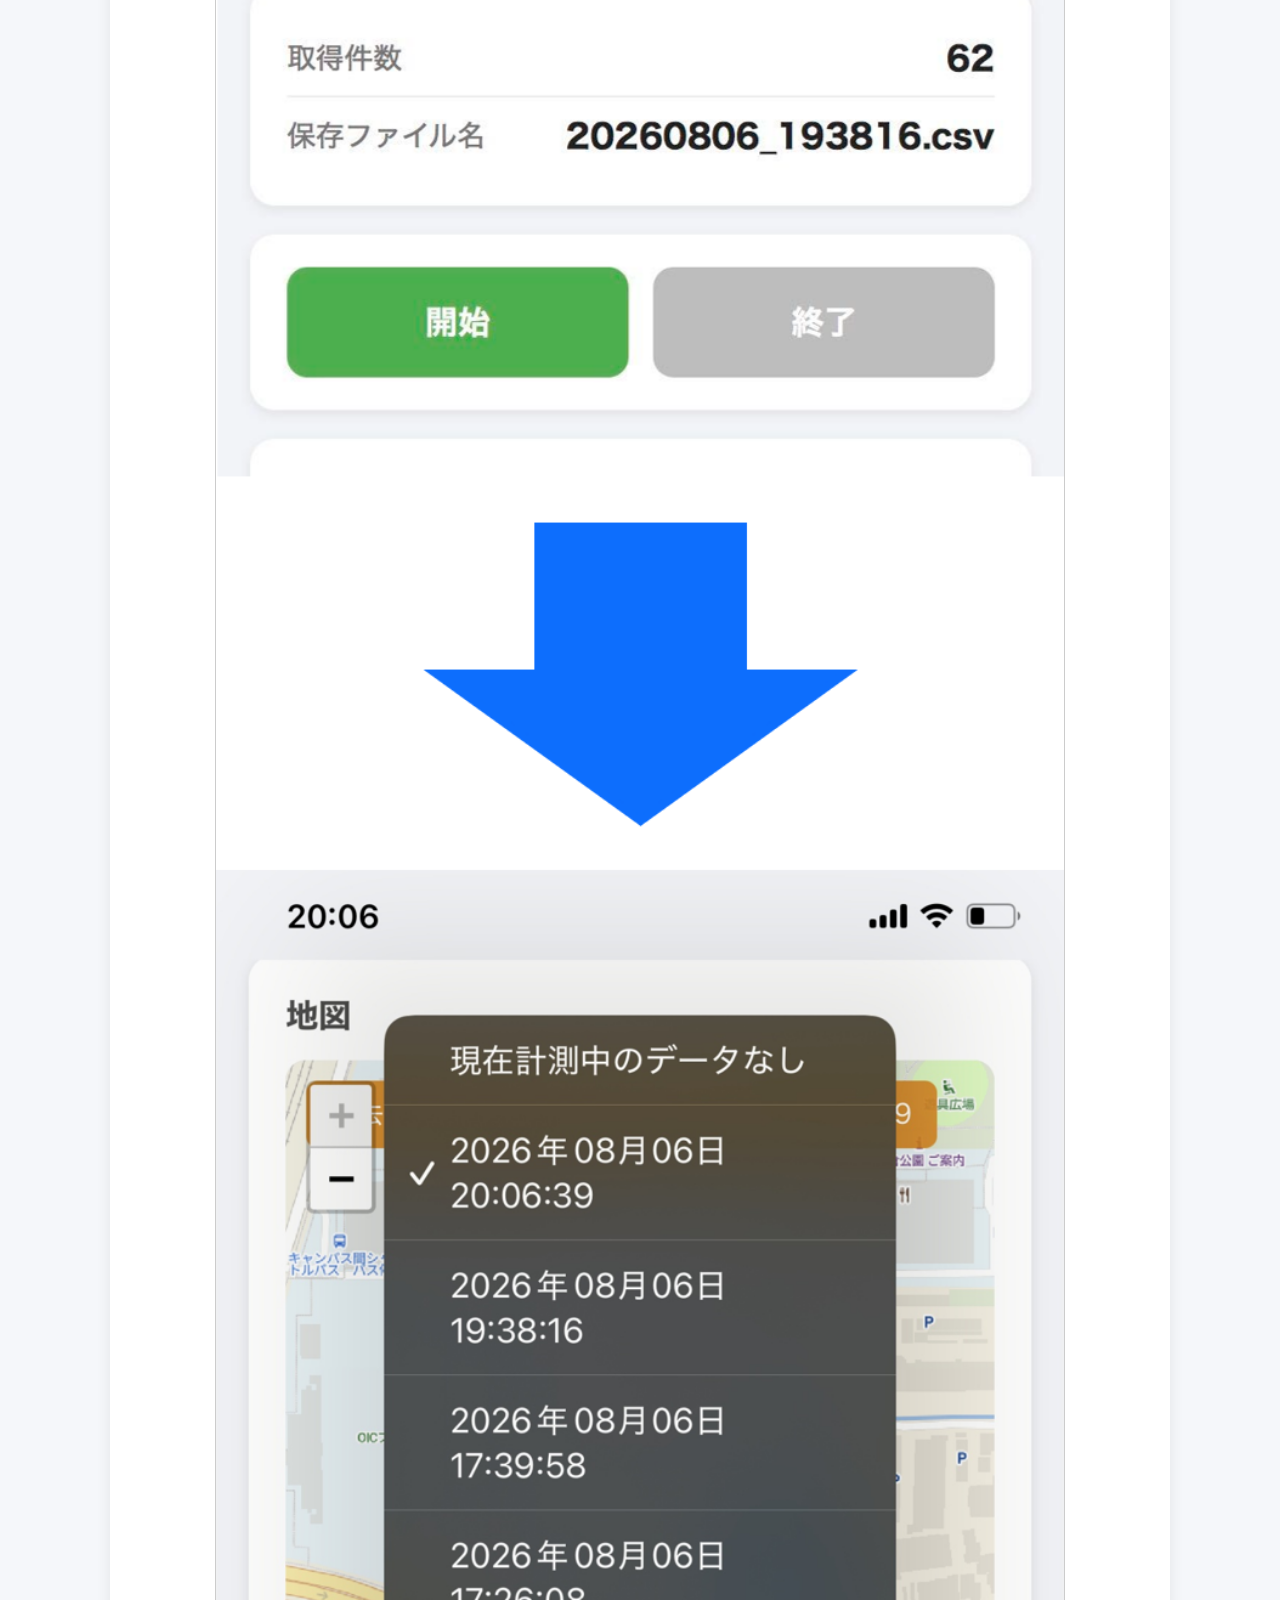
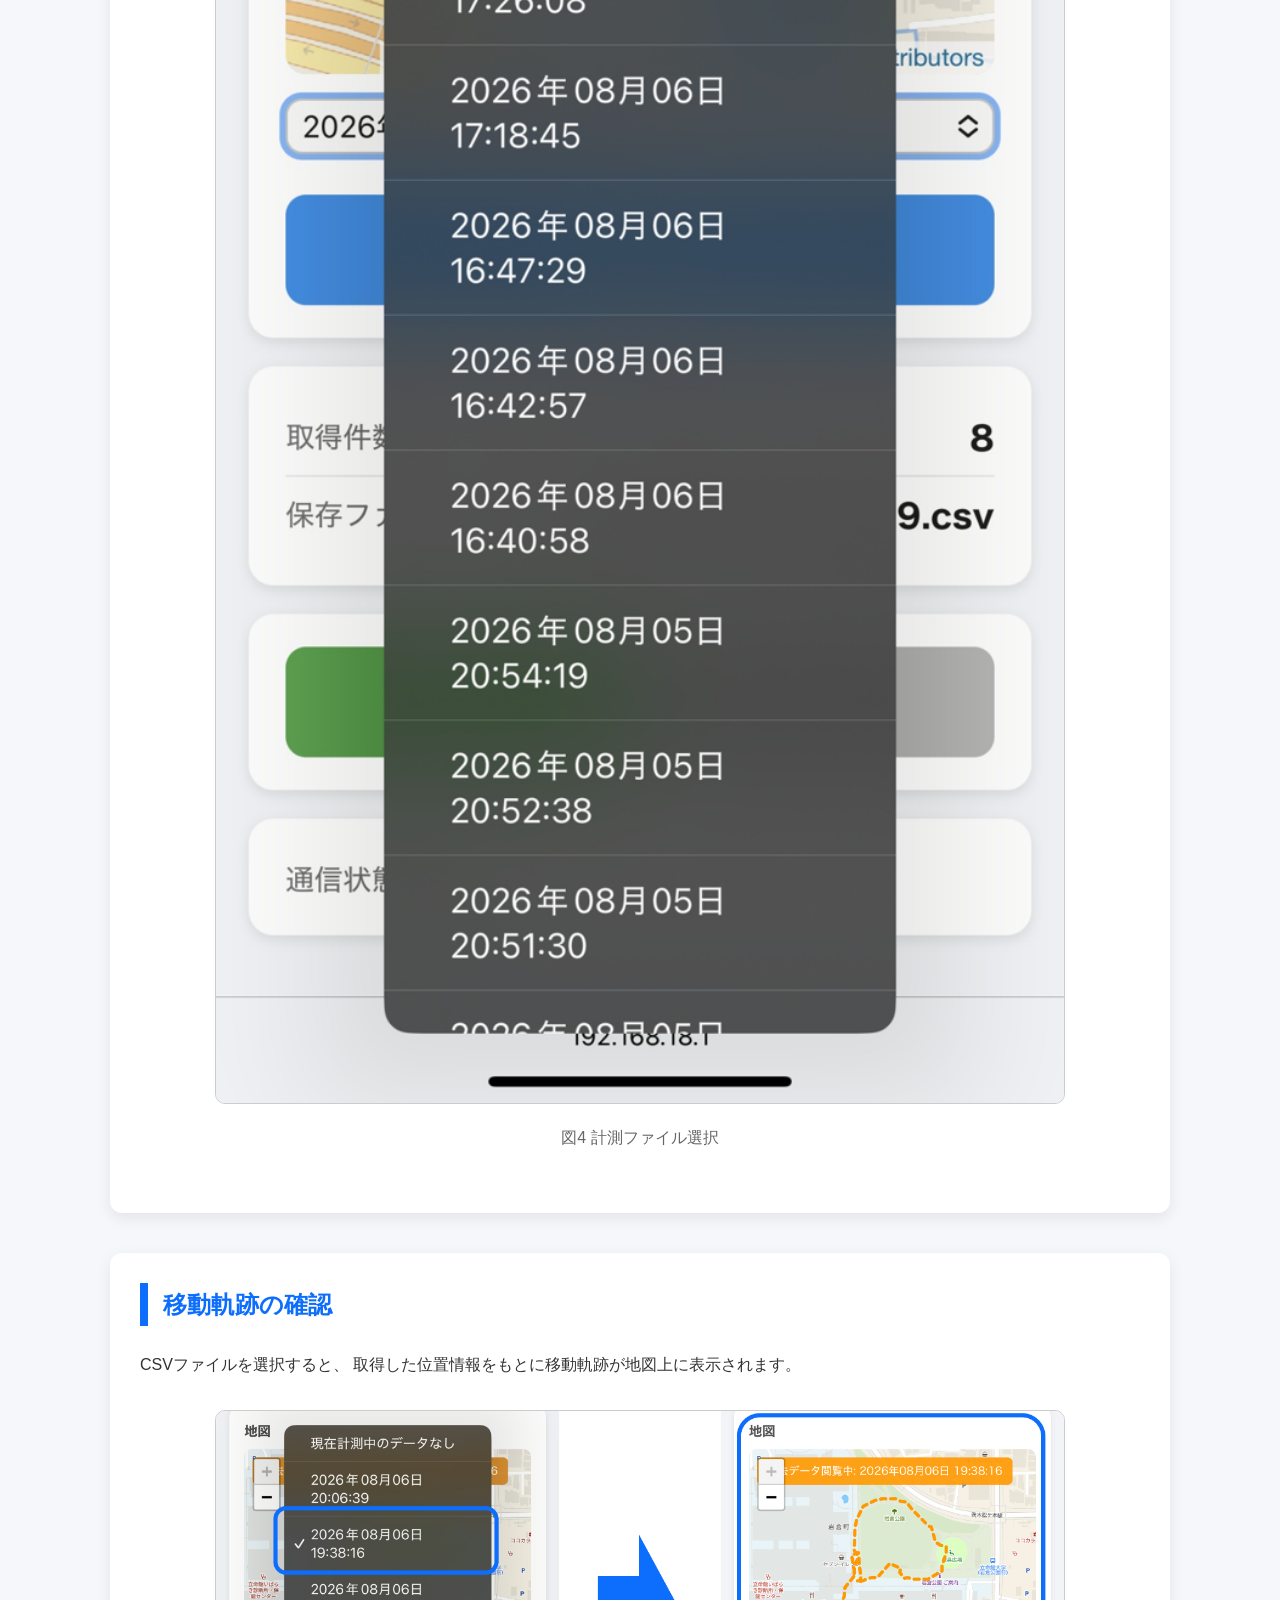
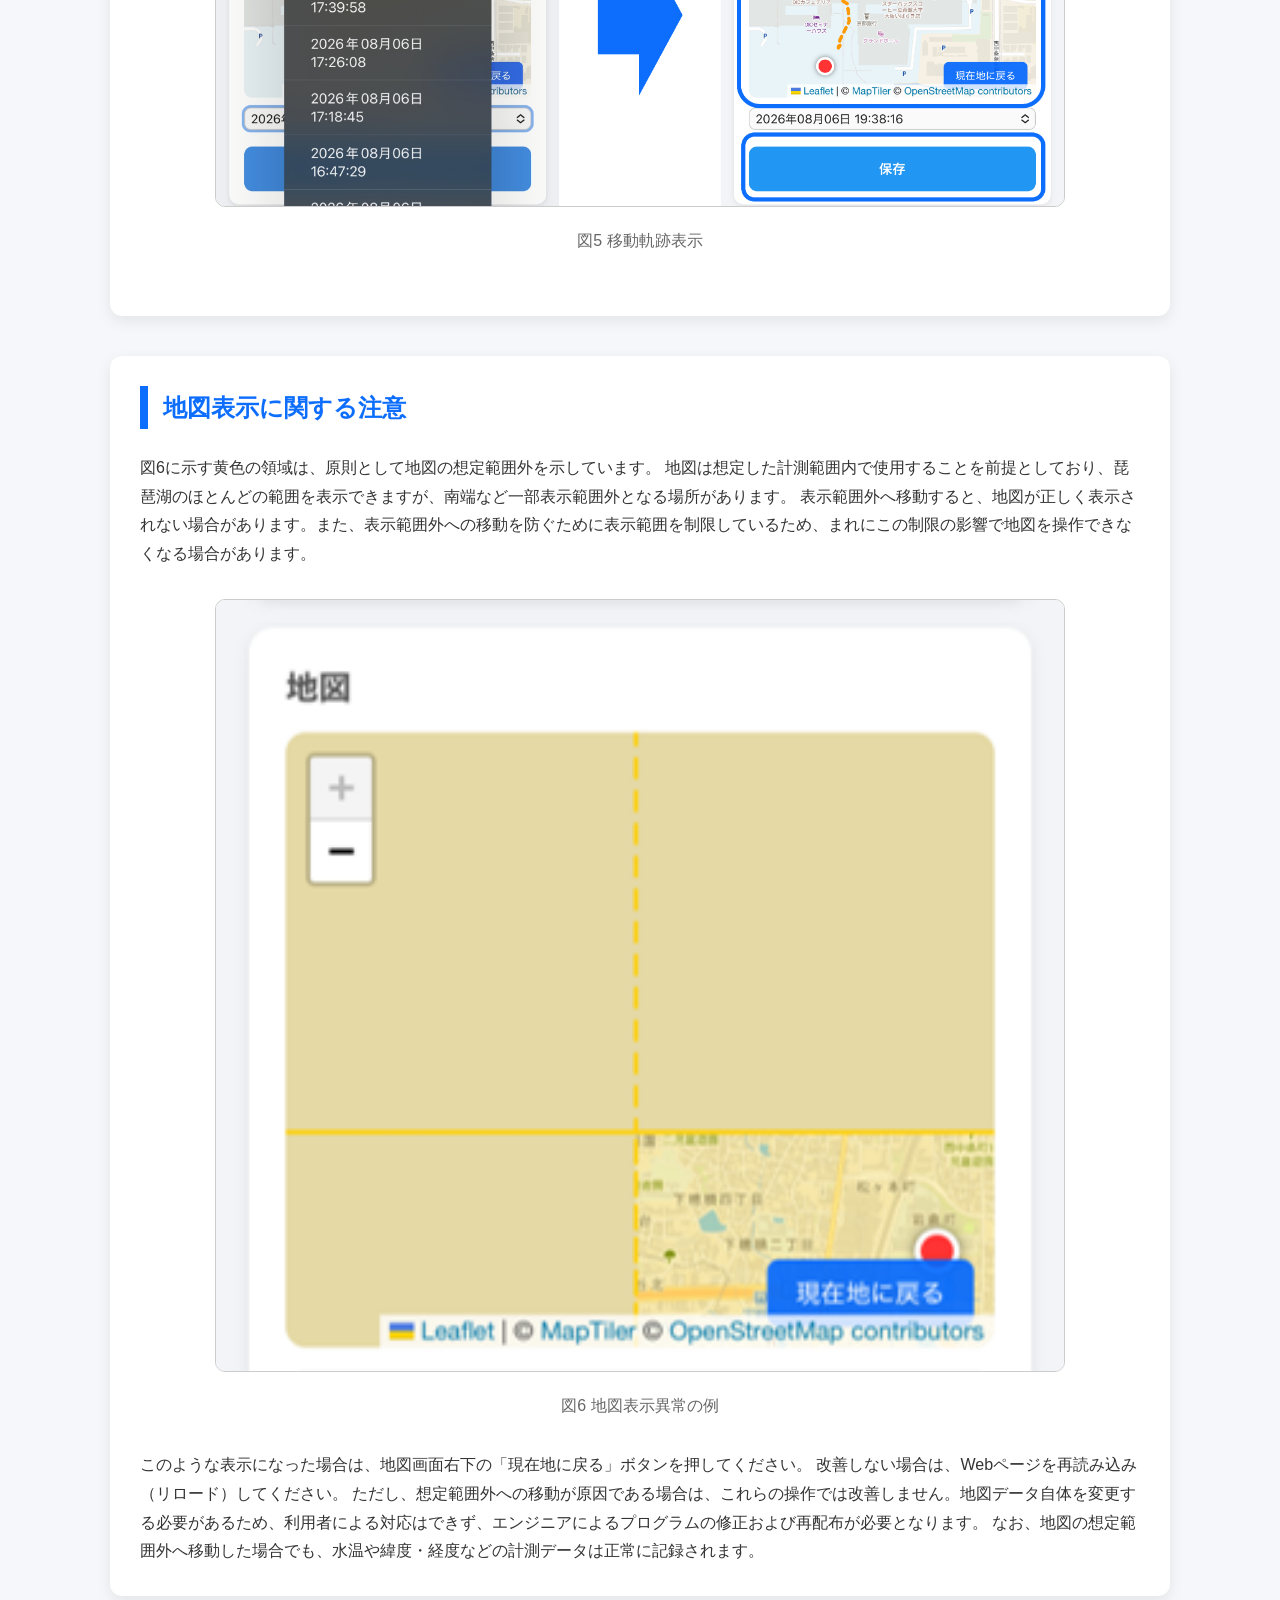
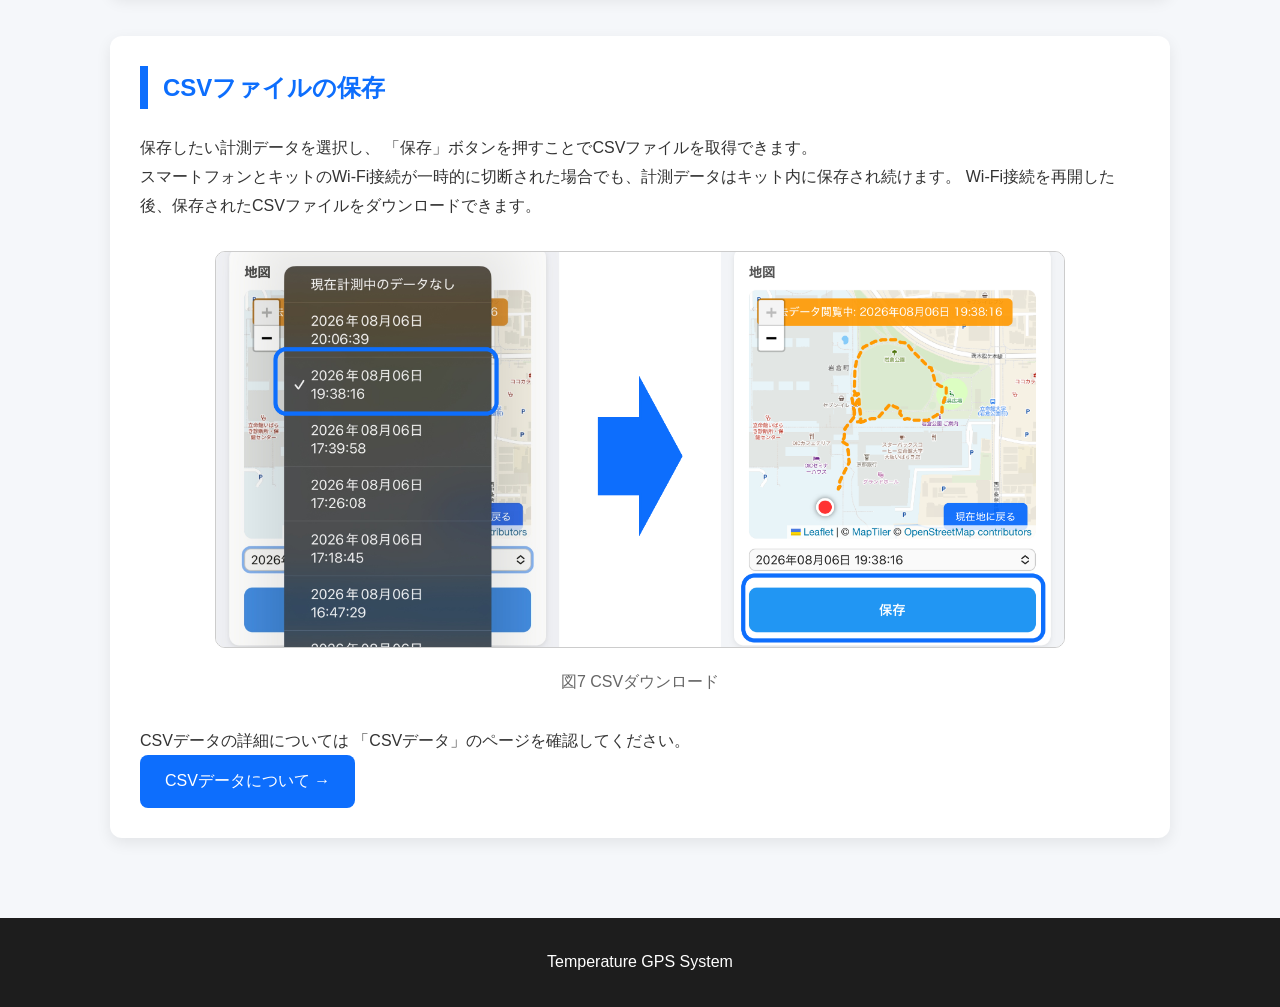
<file: docs/web.html>
<!DOCTYPE html>
<html lang="ja">

<head>

<meta charset="UTF-8">
<meta name="viewport" content="width=device-width, initial-scale=1.0">

<title>Web画面操作 | 水温・GPS計測システム</title>

<link rel="stylesheet" href="style.css">

</head>


<body>


<header>

<h1>
Web画面操作
</h1>

<p>
スマートフォンからの操作方法
</p>

</header>



<nav>

<button class="menu-toggle">☰ メニュー</button>

<div class="nav-links">

<a href="index.html">ホーム</a>
<a href="hardware.html">ハードウェア</a>
<a href="operation.html">使用方法</a>
<a href="web.html">Web画面</a>
<a href="csv.html">CSVデータ</a>
<a href="caution.html">注意事項</a>

</div>

</nav>




<main>



<section>

<h2>Web画面概要</h2>


<p>

スマートフォンのブラウザからアクセスすると、
現在の水温・GPS情報を確認できます。

また、計測開始・停止や保存したデータの取得を行うことができます。

</p>



<figure>

<img src="images/web_screen.png" alt="Web画面全体">

<figcaption>

図1 Web画面全体

</figcaption>

</figure>


</section>







<section>

<h2>表示項目</h2>


<p>

Web画面には以下の情報が表示されます。

</p>



<table>

<tr>

<th>
項目
</th>

<th>
説明
</th>

</tr>


<tr>

<td>
①計測状態
</td>

<td>
現在の計測状態を表示します。
</td>

</tr>





<tr>

<td>
②GPS情報
</td>

<td>
GPS測位状態、GPSから取得した現在位置(緯度･経度)を表示します。
</td>

</tr>



<tr>

<td>
③水温
</td>

<td>
水温計(DS18B20)から取得した水温を表示します。
</td>

</tr>


<tr>

 <td>
④地図
</td>

<td>
現在地を赤丸、現在記録中のデータの軌跡を青色で表示します。⑤によりファイルが選択された際には選択されたファイルに保存されたデータの軌跡を黄色で表示します。
</td>

</tr> 

<tr>  
<td>
⑤ファイル選択･保存欄
</td>

<td>
保存したいファイルを選択し、「保存」ボタンを押すことでCSVファイルを保存できます。

「現在計測中のデータ」を選択すると、過去の計測データの選択が解除されます。
</td>

</tr>

<tr>

<td>
⑥記録状態
</td>

<td>
記録中のファイル情報を示します。
 
取得件数は現在保存されている計測データ数を示します。

保存ファイル名は現在記録中のCSVファイル名を示します。
</td>

</tr>

<tr>

<td>
⑦記録の開始･停止ボタン
</td>

<td>
データ記録の開始と停止を行います。
「開始」ボタンを押すと記録が開始され、「停止」ボタンを押すと記録が停止されます。
</td>

</tr>

<tr>

<td>
⑧通信状態
</td>

<td>
スマートフォンとキットとの通信状態を示します。
</td>

</tr>

</table>


</section>






<section>

<h2>計測開始</h2>


<p>

GPS取得状態を確認後、
「計測開始」ボタンを押してください。

</p>


<p>

開始すると、以下のデータを1秒ごとに保存します。

</p>


<ul>

<li>計測時刻</li>

<li>水温</li>

<li>緯度</li>

<li>経度</li>

<li>GPS測位状態</li>

</ul>



<figure>

<img src="images/start.png" alt="計測開始">

<figcaption>

図2 計測開始ボタン

</figcaption>

</figure>



</section>







<section>

<h2>計測停止</h2>


<p>

計測を終了するときは、
「計測停止」ボタンを押してください。

</p>


<p>

停止後、それまで取得したデータがCSVファイルとして保存されます。

</p>


<figure>

<img src="images/stop.png" alt="計測停止">

<figcaption>

図3 計測停止ボタン

</figcaption>

</figure>



</section>







<section>

<h2>保存データの選択</h2>


<p>

保存された計測データ一覧から、
確認したいファイルを選択します。

</p>


<figure>

<img src="images/csv_select.png" alt="CSV選択">

<figcaption>

図4 計測ファイル選択

</figcaption>

</figure>



</section>







<section>

<h2>移動軌跡の確認</h2>


<p>

CSVファイルを選択すると、
取得した位置情報をもとに移動軌跡が地図上に表示されます。

</p>


<figure>

<img src="images/map_track.png" alt="移動軌跡">

<figcaption>

図5 移動軌跡表示

</figcaption>

</figure>



</section>


<section>

<h2>地図表示に関する注意</h2>

<p>
図6に示す黄色の領域は、原則として地図の想定範囲外を示しています。

地図は想定した計測範囲内で使用することを前提としており、琵琶湖のほとんどの範囲を表示できますが、南端など一部表示範囲外となる場所があります。

表示範囲外へ移動すると、地図が正しく表示されない場合があります。また、表示範囲外への移動を防ぐために表示範囲を制限しているため、まれにこの制限の影響で地図を操作できなくなる場合があります。


</p>

<figure>

<img src="images/map_error.png" alt="地図表示異常">

<figcaption>

図6 地図表示異常の例

</figcaption>

</figure>

<p>

このような表示になった場合は、地図画面右下の「現在地に戻る」ボタンを押してください。
改善しない場合は、Webページを再読み込み（リロード）してください。
ただし、想定範囲外への移動が原因である場合は、これらの操作では改善しません。地図データ自体を変更する必要があるため、利用者による対応はできず、エンジニアによるプログラムの修正および再配布が必要となります。
なお、地図の想定範囲外へ移動した場合でも、水温や緯度・経度などの計測データは正常に記録されます。
</p>

</section>


<section>

<h2>CSVファイルの保存</h2>


<p>

保存したい計測データを選択し、
「保存」ボタンを押すことでCSVファイルを取得できます。

</p>
<p>

スマートフォンとキットのWi-Fi接続が一時的に切断された場合でも、計測データはキット内に保存され続けます。
Wi-Fi接続を再開した後、保存されたCSVファイルをダウンロードできます。

</p>

<figure>

<img src="images/csv_download.png" alt="CSV保存">

<figcaption>

図7 CSVダウンロード

</figcaption>

</figure>



<p>

CSVデータの詳細については
「CSVデータ」のページを確認してください。

</p>



<a class="button" href="csv.html">

CSVデータについて →

</a>


</section>



</main>



<footer>

<p>
Temperature GPS System
</p>

</footer>

<script src="menu.js"></script>

</body>

</html>
</file>
<file: docs/style.css>
/* ===========================
   基本設定
=========================== */

*{
    margin:0;
    padding:0;
    box-sizing:border-box;
}

body{

    font-family:
    "Yu Gothic",
    "Meiryo",
    sans-serif;

    background:#f5f7fa;

    color:#333;

    line-height:1.8;

}


/* ===========================
   ヘッダー
=========================== */

header{

    background:#0d6efd;

    color:white;

    text-align:center;

    padding:40px 20px;

}

header h1{

    font-size:38px;

    margin-bottom:10px;

}

header p{

    font-size:20px;

}

.menu-toggle{
    display:none;
}

/* ===========================
   ナビゲーション
=========================== */

nav{

    background:#ffffff;

    display:flex;

    justify-content:center;

    flex-wrap:wrap;

    gap:15px;

    padding:15px;

    box-shadow:0 2px 5px rgba(0,0,0,.1);

    position:sticky;

    top:0;

    z-index:1000;

}

nav a{

    text-decoration:none;

    color:#0d6efd;

    font-weight:bold;

    padding:8px 15px;

    border-radius:6px;

    transition:.3s;

}

nav a:hover{

    background:#0d6efd;

    color:white;

}


/* ===========================
   本文
=========================== */

main{

    max-width:1100px;

    margin:auto;

    padding:40px 20px;

}


/* ===========================
   セクション
=========================== */

section{

    background:white;

    margin-bottom:40px;

    padding:30px;

    border-radius:12px;

    box-shadow:0 5px 15px rgba(0,0,0,.08);

}

section h2{

    border-left:8px solid #0d6efd;

    padding-left:15px;

    margin-bottom:25px;

    color:#0d6efd;

}

section h3{

    margin-top:25px;

    margin-bottom:10px;

}


/* ===========================
   画像
=========================== */

figure{

    margin:30px auto;

    text-align:center;

}

figure img{

    width:100%;

    max-width:850px;

    border-radius:10px;

    border:1px solid #ccc;

}

.qr-group img{

    width:120px;
    max-width:120px;
    height:auto;

}
figcaption{

    margin-top:10px;

    color:#666;

}


/* ===========================
   テーブル
=========================== */

table{

    width:100%;

    border-collapse:collapse;

    margin-top:20px;

}

th{

    background:#0d6efd;

    color:white;

}

th,td{

    border:1px solid #ccc;

    padding:12px;

}


/* ===========================
   箇条書き
=========================== */

ul,ol{

    margin-left:30px;

    margin-top:10px;

}


/* ===========================
   コード表示
=========================== */

code{

    display:block;

    background:#222;

    color:#fff;

    padding:15px;

    border-radius:8px;

    margin:20px 0;

    overflow-x:auto;

}


/* ===========================
   カード
=========================== */

.menu-grid{

    display:grid;

    grid-template-columns:repeat(auto-fit,minmax(250px,1fr));

    gap:20px;

    margin-top:30px;

}

.menu-card{

    text-decoration:none;

    color:#333;

    background:#f8f9fc;

    border-radius:12px;

    padding:25px;

    transition:.3s;

    border:2px solid transparent;

}

.menu-card:hover{

    transform:translateY(-6px);

    border-color:#0d6efd;

    box-shadow:0 8px 20px rgba(0,0,0,.15);

}

.menu-card h3{

    color:#0d6efd;

    margin-bottom:10px;

}


/* ===========================
   フッター
=========================== */

footer{

    background:#1d1d1d;

    color:white;

    text-align:center;

    padding:30px;

}


/* ===========================
   ボタン
=========================== */

.button{

    display:inline-block;

    background:#0d6efd;

    color:white;

    text-decoration:none;

    padding:12px 25px;

    border-radius:8px;

}

.button:hover{

    background:#0056d6;

}


/* ===========================
   レスポンシブ
=========================== */

@media (max-width:700px){

    nav{
        display:block;
        padding:0;
    }

    main{
        padding:20px 10px;
    }

    section{
        padding:20px;
    }

}

@media (max-width:768px){

    .menu-toggle{
        display:block;
        width:100%;
        background:#ffffff;
        color:#0d6efd;
        border:none;
        padding:15px;
        font-size:18px;
        font-weight:bold;
        cursor:pointer;
    }

    .nav-links{
        display:none;
    }

    .nav-links.show{
        display:flex;
        flex-direction:column;
    }

    .nav-links a{
        display:block;
        padding:12px;
        border-top:1px solid #ddd;
    }

}

/* ===========================
   注意事項ボックス
=========================== */

.warning-box{
    background:#fff7e6;
    border-left:6px solid #ff9800;
    padding:15px;
    margin:20px 0;
    border-radius:8px;
}

.warning-box h3{
    margin-top:0;
    color:#c96d00;
}

.warning-box p{
    margin:10px 0;
}
</file>
